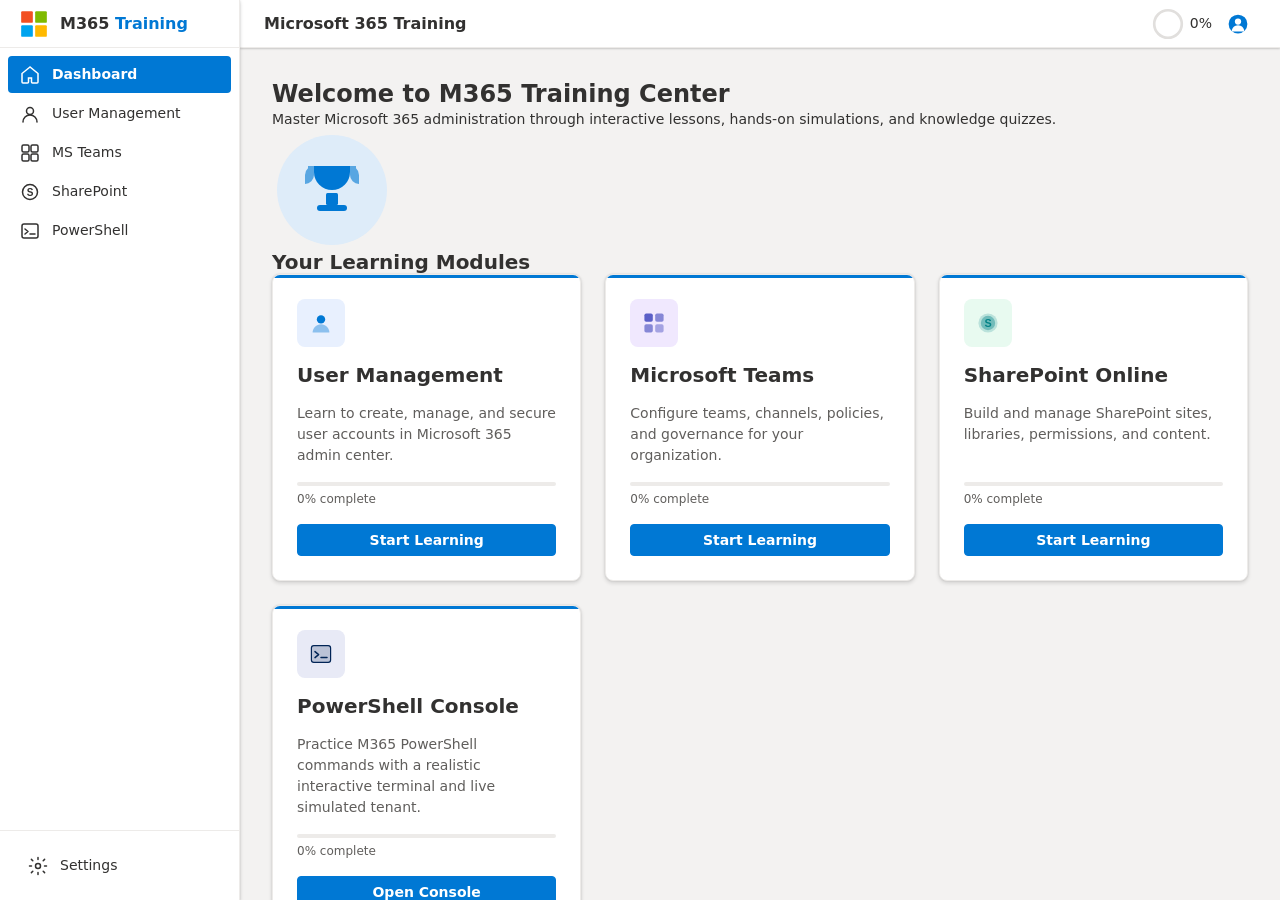
<file: index.html>
<!DOCTYPE html>
<html lang="en">
<head>
  <meta charset="UTF-8">
  <meta name="viewport" content="width=device-width, initial-scale=1.0">
  <title>M365 Training Center</title>
  <link rel="stylesheet" href="css/styles.css">
</head>
<body>

  <div class="app-wrapper">

    <!-- ==========================================================
         SIDEBAR
         ========================================================== -->
    <aside class="sidebar" role="complementary">

      <!-- Brand / logo (clickable → dashboard) -->
      <a href="#" class="nav-logo topnav-logo" data-nav="dashboard" aria-label="M365 Home" style="text-decoration:none;">
        <span class="nav-logo-icon">
          <svg width="28" height="28" viewBox="0 0 24 24" fill="none" aria-hidden="true">
            <rect x="1" y="1" width="10" height="10" rx="1" fill="#f25022"/>
            <rect x="13" y="1" width="10" height="10" rx="1" fill="#7fba00"/>
            <rect x="1" y="13" width="10" height="10" rx="1" fill="#00a4ef"/>
            <rect x="13" y="13" width="10" height="10" rx="1" fill="#ffb900"/>
          </svg>
        </span>
        <span class="nav-logo-text">M365 <span>Training</span></span>
      </a>

      <!-- Primary navigation -->
      <nav class="nav-items" role="navigation" aria-label="Main navigation">
        <!-- Dashboard -->
        <a href="#" class="nav-item sidebar-link active" data-nav="dashboard" aria-current="page">
          <svg width="20" height="20" viewBox="0 0 20 20" fill="none" aria-hidden="true">
            <path d="M10 2L2 8.5V17a1 1 0 001 1h4.5a1 1 0 001-1v-4h3v4a1 1 0 001 1H17a1 1 0 001-1V8.5L10 2z" stroke="currentColor" stroke-width="1.5" fill="none"/>
          </svg>
          <span>Dashboard</span>
        </a>

        <!-- User Management -->
        <a href="#" class="nav-item sidebar-link" data-nav="module" data-module="users">
          <svg width="20" height="20" viewBox="0 0 20 20" fill="none" aria-hidden="true">
            <circle cx="10" cy="7" r="3.5" stroke="currentColor" stroke-width="1.5"/>
            <path d="M3 18c0-3.866 3.134-7 7-7s7 3.134 7 7" stroke="currentColor" stroke-width="1.5" stroke-linecap="round"/>
          </svg>
          <span>User Management</span>
        </a>

        <!-- MS Teams -->
        <a href="#" class="nav-item sidebar-link" data-nav="module" data-module="teams">
          <svg width="20" height="20" viewBox="0 0 20 20" fill="none" aria-hidden="true">
            <rect x="2" y="2" width="7" height="7" rx="1.5" stroke="currentColor" stroke-width="1.5"/>
            <rect x="11" y="2" width="7" height="7" rx="1.5" stroke="currentColor" stroke-width="1.5"/>
            <rect x="2" y="11" width="7" height="7" rx="1.5" stroke="currentColor" stroke-width="1.5"/>
            <rect x="11" y="11" width="7" height="7" rx="1.5" stroke="currentColor" stroke-width="1.5"/>
          </svg>
          <span>MS Teams</span>
        </a>

        <!-- SharePoint -->
        <a href="#" class="nav-item sidebar-link" data-nav="module" data-module="sharepoint">
          <svg width="20" height="20" viewBox="0 0 20 20" fill="none" aria-hidden="true">
            <circle cx="10" cy="10" r="7.5" stroke="currentColor" stroke-width="1.5"/>
            <text x="10" y="14" text-anchor="middle" fill="currentColor" font-size="10" font-weight="600" font-family="Segoe UI, sans-serif">S</text>
          </svg>
          <span>SharePoint</span>
        </a>

        <!-- PowerShell Console -->
        <a href="#" class="nav-item sidebar-link" data-nav="module" data-module="console">
          <svg width="20" height="20" viewBox="0 0 20 20" fill="none" aria-hidden="true">
            <rect x="2" y="3" width="16" height="14" rx="2" stroke="currentColor" stroke-width="1.5" fill="none"/>
            <path d="M5 8l3 2.5L5 13" stroke="currentColor" stroke-width="1.5" stroke-linecap="round" stroke-linejoin="round" fill="none"/>
            <line x1="10" y1="13" x2="15" y2="13" stroke="currentColor" stroke-width="1.5" stroke-linecap="round"/>
          </svg>
          <span>PowerShell</span>
        </a>

      </nav>

      <!-- Footer navigation -->
      <div class="nav-footer">
        <a href="#" class="nav-item sidebar-link" data-nav="settings">
          <svg width="20" height="20" viewBox="0 0 20 20" fill="none" aria-hidden="true">
            <circle cx="10" cy="10" r="2.5" stroke="currentColor" stroke-width="1.5"/>
            <path d="M10 1.5v2M10 16.5v2M1.5 10h2M16.5 10h2M3.4 3.4l1.4 1.4M15.2 15.2l1.4 1.4M3.4 16.6l1.4-1.4M15.2 4.8l1.4-1.4" stroke="currentColor" stroke-width="1.5" stroke-linecap="round"/>
          </svg>
          <span>Settings</span>
        </a>
      </div>

    </aside>

    <!-- ==========================================================
         MAIN AREA (top bar + scrollable content)
         ========================================================== -->
    <div class="main-area">

      <!-- Top bar -->
      <header class="topbar" role="banner">
        <h1 class="topbar-title">Microsoft 365 Training</h1>
        <div class="topbar-spacer"></div>
        <div class="topbar-actions">
          <div class="topbar-progress" aria-label="Overall progress" title="Overall progress" style="display:flex;align-items:center;gap:6px;">
            <svg width="32" height="32" viewBox="0 0 36 36" class="progress-ring">
              <circle cx="18" cy="18" r="15.5" fill="none" stroke="#e1dfdd" stroke-width="3"/>
              <circle cx="18" cy="18" r="15.5" fill="none" stroke="#0078d4" stroke-width="3" stroke-dasharray="97.4" stroke-dashoffset="97.4" stroke-linecap="round" transform="rotate(-90 18 18)" id="overall-progress-ring"/>
            </svg>
            <span class="progress-ring-label" id="overall-progress-pct">0%</span>
          </div>
          <button class="topbar-btn" aria-label="User profile" id="btn-user-profile">
            <svg width="32" height="32" viewBox="0 0 32 32" fill="none" aria-hidden="true">
              <circle cx="16" cy="16" r="15" fill="#0078d4"/>
              <circle cx="16" cy="12" r="5" fill="#fff"/>
              <path d="M6 28c0-5.523 4.477-10 10-10s10 4.477 10 10" fill="#fff"/>
            </svg>
          </button>
        </div>
      </header>

      <!-- Scrollable content -->
      <main id="main-content" class="content-area" role="main">
        <div class="content-inner">

      <!-- ~~~~~~~~~~~~~~~~~~~~~~~~~~~~~~~~~~~~~~~~~~~~~~~~~~~~~~~~
           VIEW: DASHBOARD
           ~~~~~~~~~~~~~~~~~~~~~~~~~~~~~~~~~~~~~~~~~~~~~~~~~~~~~~~~ -->
      <section id="view-dashboard" class="view active" aria-label="Dashboard">

        <!-- Hero -->
        <div class="hero">
          <div class="hero-text">
            <h2 class="hero-title">Welcome to M365 Training Center</h2>
            <p class="hero-subtitle">Master Microsoft 365 administration through interactive lessons, hands-on simulations, and knowledge quizzes.</p>
          </div>
          <div class="hero-graphic" aria-hidden="true">
            <svg width="120" height="120" viewBox="0 0 120 120" fill="none">
              <circle cx="60" cy="60" r="55" fill="#deecf9"/>
              <svg x="24" y="24" width="72" height="72" viewBox="0 0 24 24">
                <!-- Trophy icon -->
                <path d="M6 4h12v2a6 6 0 01-12 0V4z" fill="#0078d4"/>
                <path d="M4 4h2v3a3 3 0 01-3 3H3V7a3 3 0 011-2.24V4zM20 4h-2v3a3 3 0 003 3h0V7a3 3 0 00-1-2.24V4z" fill="#0078d4" opacity="0.6"/>
                <rect x="10" y="13" width="4" height="4" rx="0.5" fill="#0078d4"/>
                <rect x="7" y="17" width="10" height="2" rx="1" fill="#0078d4"/>
              </svg>
            </svg>
          </div>
        </div>

        <!-- Module Cards -->
        <h3 class="section-heading">Your Learning Modules</h3>
        <div class="module-cards">

          <!-- Card 1: User Management -->
          <article class="module-card" data-module="users" tabindex="0" role="button" aria-label="Start User Management module">
            <div class="module-card-icon" style="background:#e8f0fe">
              <svg width="40" height="40" viewBox="0 0 40 40" fill="none" aria-hidden="true">
                <circle cx="20" cy="14" r="7" fill="#0078d4"/>
                <path d="M6 36c0-7.732 6.268-14 14-14s14 6.268 14 14" fill="#0078d4" opacity="0.4"/>
              </svg>
            </div>
            <h4 class="module-card-title">User Management</h4>
            <p class="module-card-desc">Learn to create, manage, and secure user accounts in Microsoft 365 admin center.</p>
            <div class="module-card-progress">
              <div class="progress-bar">
                <div class="progress-bar-fill" data-progress="users" style="width:0%"></div>
              </div>
              <span class="progress-label" data-progress-label="users">0% complete</span>
            </div>
            <button class="btn btn-primary module-card-btn" data-nav="module" data-module="users">Start Learning</button>
          </article>

          <!-- Card 2: MS Teams -->
          <article class="module-card" data-module="teams" tabindex="0" role="button" aria-label="Start MS Teams module">
            <div class="module-card-icon" style="background:#f0e8fe">
              <svg width="40" height="40" viewBox="0 0 40 40" fill="none" aria-hidden="true">
                <rect x="4" y="4" width="14" height="14" rx="3" fill="#5b5fc7"/>
                <rect x="22" y="4" width="14" height="14" rx="3" fill="#5b5fc7" opacity="0.7"/>
                <rect x="4" y="22" width="14" height="14" rx="3" fill="#5b5fc7" opacity="0.7"/>
                <rect x="22" y="22" width="14" height="14" rx="3" fill="#5b5fc7" opacity="0.5"/>
              </svg>
            </div>
            <h4 class="module-card-title">Microsoft Teams</h4>
            <p class="module-card-desc">Configure teams, channels, policies, and governance for your organization.</p>
            <div class="module-card-progress">
              <div class="progress-bar">
                <div class="progress-bar-fill" data-progress="teams" style="width:0%"></div>
              </div>
              <span class="progress-label" data-progress-label="teams">0% complete</span>
            </div>
            <button class="btn btn-primary module-card-btn" data-nav="module" data-module="teams">Start Learning</button>
          </article>

          <!-- Card 3: SharePoint -->
          <article class="module-card" data-module="sharepoint" tabindex="0" role="button" aria-label="Start SharePoint module">
            <div class="module-card-icon" style="background:#e8faf0">
              <svg width="40" height="40" viewBox="0 0 40 40" fill="none" aria-hidden="true">
                <circle cx="20" cy="20" r="16" fill="#038387" opacity="0.2"/>
                <circle cx="20" cy="20" r="12" fill="#038387" opacity="0.4"/>
                <text x="20" y="26" text-anchor="middle" fill="#038387" font-size="18" font-weight="700" font-family="Segoe UI, sans-serif">S</text>
              </svg>
            </div>
            <h4 class="module-card-title">SharePoint Online</h4>
            <p class="module-card-desc">Build and manage SharePoint sites, libraries, permissions, and content.</p>
            <div class="module-card-progress">
              <div class="progress-bar">
                <div class="progress-bar-fill" data-progress="sharepoint" style="width:0%"></div>
              </div>
              <span class="progress-label" data-progress-label="sharepoint">0% complete</span>
            </div>
            <button class="btn btn-primary module-card-btn" data-nav="module" data-module="sharepoint">Start Learning</button>
          </article>
          <!-- Card 4: PowerShell Console -->
          <article class="module-card" data-module="console" tabindex="0" role="button" aria-label="Start PowerShell Console module">
            <div class="module-card-icon" style="background:#e8eaf6">
              <svg width="40" height="40" viewBox="0 0 40 40" fill="none" aria-hidden="true">
                <rect x="4" y="6" width="32" height="28" rx="4" fill="#012456" opacity="0.2"/>
                <rect x="4" y="6" width="32" height="28" rx="4" fill="none" stroke="#012456" stroke-width="2"/>
                <path d="M10 16l6 5-6 5" stroke="#012456" stroke-width="2.5" stroke-linecap="round" stroke-linejoin="round" fill="none"/>
                <line x1="20" y1="26" x2="30" y2="26" stroke="#012456" stroke-width="2.5" stroke-linecap="round"/>
              </svg>
            </div>
            <h4 class="module-card-title">PowerShell Console</h4>
            <p class="module-card-desc">Practice M365 PowerShell commands with a realistic interactive terminal and live simulated tenant.</p>
            <div class="module-card-progress">
              <div class="progress-bar">
                <div class="progress-bar-fill" data-progress="console" style="width:0%"></div>
              </div>
              <span class="progress-label" data-progress-label="console">0% complete</span>
            </div>
            <button class="btn btn-primary module-card-btn" data-nav="module" data-module="console">Open Console</button>
          </article>
        </div>

        <!-- Live Tenant Status (Simulated) -->
        <h3 class="section-heading">Tenant Status &mdash; Contoso Ltd</h3>
        <div class="progress-summary-grid" id="tenant-status-grid" style="margin-bottom:24px;">
          <div class="progress-stat"><span class="progress-stat-value" id="ts-users">--</span><span class="progress-stat-label">Active Users</span></div>
          <div class="progress-stat"><span class="progress-stat-value" id="ts-licenses">--</span><span class="progress-stat-label">Licenses Used</span></div>
          <div class="progress-stat"><span class="progress-stat-value" id="ts-groups">--</span><span class="progress-stat-label">Groups</span></div>
          <div class="progress-stat"><span class="progress-stat-value" id="ts-teams">--</span><span class="progress-stat-label">Teams</span></div>
        </div>
        <h3 class="section-heading">Service Health</h3>
        <div id="service-health-panel" style="display:grid;grid-template-columns:repeat(auto-fill,minmax(220px,1fr));gap:12px;margin-bottom:32px;"></div>

        <!-- Overall Progress Summary -->
        <div class="progress-summary">
          <h3 class="section-heading">Overall Progress</h3>
          <div class="progress-summary-grid">
            <div class="progress-stat">
              <span class="progress-stat-value" id="stat-lessons-completed">0</span>
              <span class="progress-stat-label">Lessons Completed</span>
            </div>
            <div class="progress-stat">
              <span class="progress-stat-value" id="stat-quizzes-passed">0</span>
              <span class="progress-stat-label">Quizzes Passed</span>
            </div>
            <div class="progress-stat">
              <span class="progress-stat-value" id="stat-simulations-done">0</span>
              <span class="progress-stat-label">Simulations Done</span>
            </div>
            <div class="progress-stat">
              <span class="progress-stat-value" id="stat-overall-pct">0%</span>
              <span class="progress-stat-label">Overall</span>
            </div>
          </div>
        </div>
      </section>

      <!-- ~~~~~~~~~~~~~~~~~~~~~~~~~~~~~~~~~~~~~~~~~~~~~~~~~~~~~~~~
           VIEW: MODULE (shared for all 3 modules)
           ~~~~~~~~~~~~~~~~~~~~~~~~~~~~~~~~~~~~~~~~~~~~~~~~~~~~~~~~ -->
      <section id="view-module" class="view" aria-label="Module view" hidden>

        <!-- Module Header -->
        <div class="module-header">
          <button class="btn btn-text btn-back" data-nav="dashboard" aria-label="Back to dashboard">
            <!-- Arrow-left icon -->
            <svg width="20" height="20" viewBox="0 0 20 20" fill="none" aria-hidden="true">
              <path d="M12.5 15l-5-5 5-5" stroke="currentColor" stroke-width="1.5" stroke-linecap="round" stroke-linejoin="round"/>
            </svg>
            Back to Dashboard
          </button>
          <div class="module-header-info">
            <h2 class="module-header-title" id="module-title">Module Title</h2>
            <p class="module-header-desc" id="module-description">Module description goes here.</p>
          </div>
          <div class="module-header-progress">
            <div class="progress-bar progress-bar-lg">
              <div class="progress-bar-fill" id="module-progress-bar" style="width:0%"></div>
            </div>
            <span class="progress-label" id="module-progress-label">0% complete</span>
          </div>
        </div>

        <!-- Tab Navigation -->
        <div class="tab-nav" role="tablist" aria-label="Module content tabs">
          <button class="tab-btn active" role="tab" aria-selected="true" aria-controls="tab-lessons" id="tab-btn-lessons" data-tab="lessons">
            <!-- Book icon -->
            <svg width="16" height="16" viewBox="0 0 16 16" fill="none" aria-hidden="true">
              <path d="M2 2.5A1.5 1.5 0 013.5 1H7v14H3.5A1.5 1.5 0 012 13.5v-11zM9 1h3.5A1.5 1.5 0 0114 2.5v11a1.5 1.5 0 01-1.5 1.5H9V1z"
                    stroke="currentColor" stroke-width="1.2" fill="none"/>
            </svg>
            Lessons
          </button>
          <button class="tab-btn" role="tab" aria-selected="false" aria-controls="tab-simulation" id="tab-btn-simulation" data-tab="simulation">
            <!-- Beaker/simulation icon -->
            <svg width="16" height="16" viewBox="0 0 16 16" fill="none" aria-hidden="true">
              <path d="M6 1h4M7 1v5l-4 7a1 1 0 00.87 1.5h8.26A1 1 0 0013 13l-4-7V1"
                    stroke="currentColor" stroke-width="1.2" stroke-linecap="round" stroke-linejoin="round" fill="none"/>
            </svg>
            Simulation
          </button>
          <button class="tab-btn" role="tab" aria-selected="false" aria-controls="tab-quiz" id="tab-btn-quiz" data-tab="quiz">
            <!-- Question-mark / Quiz icon -->
            <svg width="16" height="16" viewBox="0 0 16 16" fill="none" aria-hidden="true">
              <circle cx="8" cy="8" r="6.5" stroke="currentColor" stroke-width="1.2"/>
              <path d="M6 6a2 2 0 113 1.94V9.5" stroke="currentColor" stroke-width="1.2" stroke-linecap="round" fill="none"/>
              <circle cx="8" cy="12" r="0.75" fill="currentColor"/>
            </svg>
            Quiz
          </button>
        </div>

        <!-- Tab Panels -->
        <div class="tab-panels">
          <!-- Lessons Tab -->
          <div class="tab-panel active" role="tabpanel" id="tab-lessons" aria-labelledby="tab-btn-lessons">
            <div class="lesson-list" id="lesson-list">
              <!-- Populated by JS — each item: -->
              <!-- <div class="lesson-item">
                <span class="lesson-status-icon">...</span>
                <div class="lesson-info">
                  <h4 class="lesson-item-title">Lesson Title</h4>
                  <span class="lesson-meta">5 min read &middot; Beginner</span>
                </div>
                <button class="btn btn-sm btn-primary">Start</button>
              </div> -->
            </div>
          </div>

          <!-- Simulation Tab -->
          <div class="tab-panel" role="tabpanel" id="tab-simulation" aria-labelledby="tab-btn-simulation" hidden>
            <div class="simulation-area" id="simulation-area">
              <div class="empty-state">
                <svg width="64" height="64" viewBox="0 0 64 64" fill="none" aria-hidden="true">
                  <circle cx="32" cy="32" r="28" fill="#f3f2f1"/>
                  <path d="M24 8h16M28 8v20l-12 24a4 4 0 003.5 6h25a4 4 0 003.5-6L36 28V8"
                        stroke="#a19f9d" stroke-width="2" stroke-linecap="round" stroke-linejoin="round" fill="none"/>
                </svg>
                <p class="empty-state-text">Select a simulation to begin your hands-on practice.</p>
              </div>
            </div>
          </div>

          <!-- Quiz Tab -->
          <div class="tab-panel" role="tabpanel" id="tab-quiz" aria-labelledby="tab-btn-quiz" hidden>
            <div class="quiz-area" id="quiz-area">
              <div class="empty-state">
                <svg width="64" height="64" viewBox="0 0 64 64" fill="none" aria-hidden="true">
                  <circle cx="32" cy="32" r="28" fill="#f3f2f1"/>
                  <circle cx="32" cy="32" r="18" stroke="#a19f9d" stroke-width="2" fill="none"/>
                  <path d="M26 26a6 6 0 119 5.83V36" stroke="#a19f9d" stroke-width="2" stroke-linecap="round" fill="none"/>
                  <circle cx="32" cy="42" r="1.5" fill="#a19f9d"/>
                </svg>
                <p class="empty-state-text">Complete lessons to unlock quizzes and test your knowledge.</p>
              </div>
            </div>
          </div>
        </div>
      </section>

      <!-- ~~~~~~~~~~~~~~~~~~~~~~~~~~~~~~~~~~~~~~~~~~~~~~~~~~~~~~~~
           VIEW: INDIVIDUAL LESSON
           ~~~~~~~~~~~~~~~~~~~~~~~~~~~~~~~~~~~~~~~~~~~~~~~~~~~~~~~~ -->
      <section id="view-lesson" class="view" aria-label="Lesson view" hidden>

        <!-- Back button -->
        <button class="btn btn-text btn-back" id="btn-back-to-module" aria-label="Back to module">
          <svg width="20" height="20" viewBox="0 0 20 20" fill="none" aria-hidden="true">
            <path d="M12.5 15l-5-5 5-5" stroke="currentColor" stroke-width="1.5" stroke-linecap="round" stroke-linejoin="round"/>
          </svg>
          Back to Module
        </button>

        <!-- Lesson Header -->
        <div class="lesson-header">
          <h2 class="lesson-title" id="lesson-title">Lesson Title</h2>
          <div class="lesson-meta-bar">
            <span class="lesson-meta-item">
              <!-- Book icon small -->
              <svg width="14" height="14" viewBox="0 0 16 16" fill="none" aria-hidden="true">
                <path d="M2 2.5A1.5 1.5 0 013.5 1H7v14H3.5A1.5 1.5 0 012 13.5v-11zM9 1h3.5A1.5 1.5 0 0114 2.5v11a1.5 1.5 0 01-1.5 1.5H9V1z"
                      stroke="currentColor" stroke-width="1.2" fill="none"/>
              </svg>
              <span id="lesson-reading-time">5 min read</span>
            </span>
            <span class="lesson-meta-item">
              <!-- Star icon for difficulty -->
              <svg width="14" height="14" viewBox="0 0 16 16" fill="none" aria-hidden="true">
                <path d="M8 1l2.24 4.54 5.01.73-3.63 3.54.86 4.99L8 12.27 3.52 14.8l.86-4.99L.75 6.27l5.01-.73L8 1z"
                      stroke="currentColor" stroke-width="1.2" fill="none" stroke-linejoin="round"/>
              </svg>
              <span id="lesson-difficulty">Beginner</span>
            </span>
          </div>
        </div>

        <!-- Lesson Content Area -->
        <article class="lesson-content" id="lesson-content">
          <!-- Populated dynamically by JS -->
        </article>

        <!-- Lesson Navigation -->
        <div class="lesson-nav">
          <button class="btn btn-outline" id="btn-prev-lesson" disabled>
            <svg width="16" height="16" viewBox="0 0 20 20" fill="none" aria-hidden="true">
              <path d="M12.5 15l-5-5 5-5" stroke="currentColor" stroke-width="1.5" stroke-linecap="round" stroke-linejoin="round"/>
            </svg>
            Previous
          </button>

          <button class="btn btn-success" id="btn-mark-complete">
            <!-- Check icon -->
            <svg width="16" height="16" viewBox="0 0 16 16" fill="none" aria-hidden="true">
              <path d="M3 8.5l3.5 3.5 6.5-7" stroke="currentColor" stroke-width="2" stroke-linecap="round" stroke-linejoin="round"/>
            </svg>
            Mark as Complete
          </button>

          <button class="btn btn-outline" id="btn-next-lesson" disabled>
            Next
            <svg width="16" height="16" viewBox="0 0 20 20" fill="none" aria-hidden="true">
              <path d="M7.5 5l5 5-5 5" stroke="currentColor" stroke-width="1.5" stroke-linecap="round" stroke-linejoin="round"/>
            </svg>
          </button>
        </div>
      </section>

      <!-- ~~~~~~~~~~~~~~~~~~~~~~~~~~~~~~~~~~~~~~~~~~~~~~~~~~~~~~~~
           VIEW: SETTINGS (bonus)
           ~~~~~~~~~~~~~~~~~~~~~~~~~~~~~~~~~~~~~~~~~~~~~~~~~~~~~~~~ -->
      <section id="view-settings" class="view" aria-label="Settings" hidden>
        <h2 class="section-heading">Settings</h2>
        <p>Application settings will appear here.</p>
      </section>

        </div>
      </main>
    </div>

  </div>

  <!-- ==============================================================
       TOAST NOTIFICATION CONTAINER
       ============================================================== -->
  <div id="toast-container" class="toast-container" aria-live="polite" aria-atomic="true">
    <!-- Toasts are injected dynamically, e.g.:
    <div class="toast toast-success">
      <svg class="toast-icon">...</svg>
      <span class="toast-message">Lesson marked as complete!</span>
      <button class="toast-close" aria-label="Dismiss">&times;</button>
    </div>
    -->
  </div>

  <!-- ==============================================================
       MODAL OVERLAY
       ============================================================== -->
  <div id="modal-overlay" class="modal-overlay" hidden aria-hidden="true" role="dialog" aria-modal="true">
    <div class="modal" role="document">
      <div class="modal-header">
        <h3 class="modal-title" id="modal-title">Confirm Action</h3>
        <button class="modal-close" id="modal-close" aria-label="Close modal">
          <svg width="16" height="16" viewBox="0 0 16 16" fill="none" aria-hidden="true">
            <path d="M4 4l8 8M12 4l-8 8" stroke="currentColor" stroke-width="1.5" stroke-linecap="round"/>
          </svg>
        </button>
      </div>
      <div class="modal-body" id="modal-body">
        <p>Are you sure you want to proceed?</p>
      </div>
      <div class="modal-footer">
        <button class="btn btn-outline" id="modal-cancel">Cancel</button>
        <button class="btn btn-primary" id="modal-confirm">Confirm</button>
      </div>
    </div>
  </div>

  <!-- ==============================================================
       INLINE SVG ICON DEFINITIONS (reusable via <use>)
       ============================================================== -->
  <svg xmlns="http://www.w3.org/2000/svg" style="display:none">
    <defs>
      <!-- Home -->
      <symbol id="icon-home" viewBox="0 0 20 20">
        <path d="M10 2L2 8.5V17a1 1 0 001 1h4.5a1 1 0 001-1v-4h3v4a1 1 0 001 1H17a1 1 0 001-1V8.5L10 2z"
              stroke="currentColor" stroke-width="1.5" fill="none"/>
      </symbol>
      <!-- Person -->
      <symbol id="icon-person" viewBox="0 0 20 20">
        <circle cx="10" cy="7" r="3.5" stroke="currentColor" stroke-width="1.5" fill="none"/>
        <path d="M3 18c0-3.866 3.134-7 7-7s7 3.134 7 7" stroke="currentColor" stroke-width="1.5" stroke-linecap="round" fill="none"/>
      </symbol>
      <!-- Teams (grid) -->
      <symbol id="icon-teams" viewBox="0 0 20 20">
        <rect x="2" y="2" width="7" height="7" rx="1.5" stroke="currentColor" stroke-width="1.5" fill="none"/>
        <rect x="11" y="2" width="7" height="7" rx="1.5" stroke="currentColor" stroke-width="1.5" fill="none"/>
        <rect x="2" y="11" width="7" height="7" rx="1.5" stroke="currentColor" stroke-width="1.5" fill="none"/>
        <rect x="11" y="11" width="7" height="7" rx="1.5" stroke="currentColor" stroke-width="1.5" fill="none"/>
      </symbol>
      <!-- SharePoint (S circle) -->
      <symbol id="icon-sharepoint" viewBox="0 0 20 20">
        <circle cx="10" cy="10" r="7.5" stroke="currentColor" stroke-width="1.5" fill="none"/>
        <text x="10" y="14" text-anchor="middle" fill="currentColor" font-size="10" font-weight="600" font-family="Segoe UI, sans-serif">S</text>
      </symbol>
      <!-- Settings (gear) -->
      <symbol id="icon-settings" viewBox="0 0 20 20">
        <circle cx="10" cy="10" r="2.5" stroke="currentColor" stroke-width="1.5" fill="none"/>
        <path d="M10 1.5v2M10 16.5v2M1.5 10h2M16.5 10h2M3.4 3.4l1.4 1.4M15.2 15.2l1.4 1.4M3.4 16.6l1.4-1.4M15.2 4.8l1.4-1.4"
              stroke="currentColor" stroke-width="1.5" stroke-linecap="round"/>
      </symbol>
      <!-- Check -->
      <symbol id="icon-check" viewBox="0 0 16 16">
        <path d="M3 8.5l3.5 3.5 6.5-7" stroke="currentColor" stroke-width="2" stroke-linecap="round" stroke-linejoin="round" fill="none"/>
      </symbol>
      <!-- Arrow Left -->
      <symbol id="icon-arrow-left" viewBox="0 0 20 20">
        <path d="M12.5 15l-5-5 5-5" stroke="currentColor" stroke-width="1.5" stroke-linecap="round" stroke-linejoin="round" fill="none"/>
      </symbol>
      <!-- Arrow Right -->
      <symbol id="icon-arrow-right" viewBox="0 0 20 20">
        <path d="M7.5 5l5 5-5 5" stroke="currentColor" stroke-width="1.5" stroke-linecap="round" stroke-linejoin="round" fill="none"/>
      </symbol>
      <!-- Trophy -->
      <symbol id="icon-trophy" viewBox="0 0 20 20">
        <path d="M6 3h8v3a4 4 0 01-8 0V3z" stroke="currentColor" stroke-width="1.5" fill="none"/>
        <path d="M4 3h2v2a2.5 2.5 0 01-2.5 2.5H3V5a2 2 0 012-2zM16 3h-2v2a2.5 2.5 0 002.5 2.5H17V5a2 2 0 00-2-2z"
              stroke="currentColor" stroke-width="1.2" fill="none"/>
        <line x1="10" y1="10" x2="10" y2="13" stroke="currentColor" stroke-width="1.5"/>
        <rect x="7" y="13" width="6" height="2" rx="0.5" stroke="currentColor" stroke-width="1.2" fill="none"/>
      </symbol>
      <!-- Book -->
      <symbol id="icon-book" viewBox="0 0 16 16">
        <path d="M2 2.5A1.5 1.5 0 013.5 1H7v14H3.5A1.5 1.5 0 012 13.5v-11zM9 1h3.5A1.5 1.5 0 0114 2.5v11a1.5 1.5 0 01-1.5 1.5H9V1z"
              stroke="currentColor" stroke-width="1.2" fill="none"/>
      </symbol>
      <!-- Beaker / Simulation -->
      <symbol id="icon-beaker" viewBox="0 0 16 16">
        <path d="M6 1h4M7 1v5l-4 7a1 1 0 00.87 1.5h8.26A1 1 0 0013 13l-4-7V1"
              stroke="currentColor" stroke-width="1.2" stroke-linecap="round" stroke-linejoin="round" fill="none"/>
      </symbol>
      <!-- Quiz / Question Mark -->
      <symbol id="icon-quiz" viewBox="0 0 16 16">
        <circle cx="8" cy="8" r="6.5" stroke="currentColor" stroke-width="1.2" fill="none"/>
        <path d="M6 6a2 2 0 113 1.94V9.5" stroke="currentColor" stroke-width="1.2" stroke-linecap="round" fill="none"/>
        <circle cx="8" cy="12" r="0.75" fill="currentColor"/>
      </symbol>
      <!-- Star -->
      <symbol id="icon-star" viewBox="0 0 16 16">
        <path d="M8 1l2.24 4.54 5.01.73-3.63 3.54.86 4.99L8 12.27 3.52 14.8l.86-4.99L.75 6.27l5.01-.73L8 1z"
              stroke="currentColor" stroke-width="1.2" fill="none" stroke-linejoin="round"/>
      </symbol>
      <!-- Lock -->
      <symbol id="icon-lock" viewBox="0 0 16 16">
        <rect x="3" y="7" width="10" height="8" rx="1.5" stroke="currentColor" stroke-width="1.2" fill="none"/>
        <path d="M5 7V5a3 3 0 016 0v2" stroke="currentColor" stroke-width="1.2" stroke-linecap="round" fill="none"/>
        <circle cx="8" cy="11" r="1" fill="currentColor"/>
      </symbol>
    </defs>
  </svg>

  <!-- ==============================================================
       SCRIPTS
       ============================================================== -->
  <script src="js/sim-tenant.js"></script>
  <script src="js/app.js"></script>
  <script src="js/module-users.js"></script>
  <script src="js/module-teams.js"></script>
  <script src="js/module-sharepoint.js"></script>
  <script src="js/sim-console.js"></script>

  <script>
  // Populate live tenant dashboard
  document.addEventListener("DOMContentLoaded", function() {
    var T = window.M365Tenant;
    if (!T || !T.users) return;
    function updateTenantPanel() {
      var el = function(id) { return document.getElementById(id); };
      var active = T.users.filter(function(u){return u.status==="Active";}).length;
      if (el("ts-users")) el("ts-users").textContent = active + "/" + T.users.length;
      var totalLic = 0, usedLic = 0;
      Object.keys(T.licenses).forEach(function(k){ totalLic += T.licenses[k].total; usedLic += T.licenses[k].assigned; });
      if (el("ts-licenses")) el("ts-licenses").textContent = usedLic + "/" + totalLic;
      if (el("ts-groups")) el("ts-groups").textContent = T.groups.length;
      if (el("ts-teams")) el("ts-teams").textContent = T.teams.length;
      var shp = document.getElementById("service-health-panel");
      if (shp && T.serviceHealth) {
        shp.innerHTML = "";
        T.serviceHealth.forEach(function(s) {
          var colors = { Operational:"#107c10", "Service Degradation":"#d83b01", Advisory:"#797775" };
          var bgColors = { Operational:"#dff6dd", "Service Degradation":"#fed9cc", Advisory:"#f3f2f1" };
          var icons = { Operational:"&#10003;", "Service Degradation":"&#9888;", Advisory:"&#8505;" };
          var card = document.createElement("div");
          card.style.cssText = "background:" + (bgColors[s.status]||"#f3f2f1") + ";border-radius:6px;padding:12px 16px;border-left:4px solid " + (colors[s.status]||"#797775") + ";";
          card.innerHTML = "<div style=\"font-weight:600;font-size:13px;margin-bottom:4px;\">" + s.service + "</div>" +
            "<div style=\"font-size:12px;color:" + (colors[s.status]||"#333") + ";font-weight:600;\">" + (icons[s.status]||"") + " " + s.status + "</div>";
          shp.appendChild(card);
        });
      }
    }
    updateTenantPanel();
    var origRender = window.M365App && window.M365App._origRenderDashboard;
    var observer = new MutationObserver(function(){ if(!document.getElementById("view-dashboard").hidden) updateTenantPanel(); });
    observer.observe(document.getElementById("view-dashboard"), {attributes:true});
  });
  </script>
</body>
</html>
</file>
<file: css/styles.css>
/* ============================================================
   M365 TRAINING CENTER - Fluent UI Design System
   Microsoft Fluent-inspired stylesheet
   ============================================================ */

/* ----------------------------------------------------------
   0. CSS CUSTOM PROPERTIES (Design Tokens)
   ---------------------------------------------------------- */
:root {
  /* Brand */
  --color-primary: #0078d4;
  --color-primary-hover: #106ebe;
  --color-primary-dark: #005a9e;
  --color-primary-light: #deecf9;
  --color-primary-lighter: #eff6fc;
  --color-accent: #0078d4;

  /* Semantic */
  --color-success: #107c10;
  --color-success-light: #dff6dd;
  --color-warning: #ff8c00;
  --color-warning-light: #fff4ce;
  --color-error: #d13438;
  --color-error-light: #fde7e9;

  /* Surfaces */
  --color-bg: #f3f2f1;
  --color-surface: #ffffff;
  --color-surface-alt: #faf9f8;

  /* Text */
  --color-text-primary: #323130;
  --color-text-secondary: #605e5c;
  --color-text-disabled: #a19f9d;
  --color-text-on-primary: #ffffff;

  /* Borders */
  --color-border: #edebe9;
  --color-border-strong: #8a8886;

  /* Module accent colors */
  --color-users: #0078d4;
  --color-teams: #6264a7;
  --color-sharepoint: #038387;
  --color-exchange: #0078d4;
  --color-security: #d13438;
  --color-power: #742774;

  /* Typography */
  --font-family: "Segoe UI", system-ui, -apple-system, sans-serif;
  --font-size-xs: 12px;
  --font-size-sm: 14px;
  --font-size-base: 16px;
  --font-size-md: 18px;
  --font-size-lg: 20px;
  --font-size-xl: 24px;
  --font-size-xxl: 28px;
  --font-size-hero: 32px;
  --font-size-display: 40px;

  --font-weight-regular: 400;
  --font-weight-semibold: 600;
  --font-weight-bold: 700;

  --line-height-tight: 1.2;
  --line-height-normal: 1.5;
  --line-height-relaxed: 1.7;

  /* Spacing */
  --space-xxs: 2px;
  --space-xs: 4px;
  --space-sm: 8px;
  --space-md: 12px;
  --space-base: 16px;
  --space-lg: 20px;
  --space-xl: 24px;
  --space-xxl: 32px;
  --space-xxxl: 40px;
  --space-huge: 48px;

  /* Radii */
  --radius-sm: 2px;
  --radius-md: 4px;
  --radius-lg: 8px;
  --radius-xl: 12px;
  --radius-round: 9999px;

  /* Shadows (Fluent depth) */
  --shadow-2: 0 0 2px rgba(0, 0, 0, 0.12), 0 1px 2px rgba(0, 0, 0, 0.14);
  --shadow-4: 0 0 2px rgba(0, 0, 0, 0.12), 0 2px 4px rgba(0, 0, 0, 0.14);
  --shadow-8: 0 0 2px rgba(0, 0, 0, 0.12), 0 4px 8px rgba(0, 0, 0, 0.14);
  --shadow-16: 0 0 2px rgba(0, 0, 0, 0.12), 0 8px 16px rgba(0, 0, 0, 0.14);
  --shadow-28: 0 0 8px rgba(0, 0, 0, 0.13), 0 14px 28px rgba(0, 0, 0, 0.18);

  /* Transitions */
  --transition-fast: 120ms ease;
  --transition-normal: 200ms ease;
  --transition-slow: 300ms ease;

  /* Layout */
  --sidebar-width: 240px;
  --topbar-height: 48px;
  --content-max-width: 1200px;
  --lesson-max-width: 800px;
  --quiz-max-width: 700px;
}


/* ----------------------------------------------------------
   1. CSS RESET + BASE
   ---------------------------------------------------------- */
*,
*::before,
*::after {
  box-sizing: border-box;
  margin: 0;
  padding: 0;
}

/* Ensure [hidden] attribute always hides elements, even if a class sets display */
[hidden] {
  display: none !important;
}

html {
  font-size: var(--font-size-base);
  -webkit-text-size-adjust: 100%;
  -webkit-font-smoothing: antialiased;
  -moz-osx-font-smoothing: grayscale;
  text-rendering: optimizeLegibility;
}

body {
  font-family: var(--font-family);
  font-size: var(--font-size-sm);
  font-weight: var(--font-weight-regular);
  line-height: var(--line-height-normal);
  color: var(--color-text-primary);
  background-color: var(--color-bg);
  min-height: 100vh;
  overflow-x: hidden;
}

img,
svg {
  display: block;
  max-width: 100%;
}

a {
  color: var(--color-primary);
  text-decoration: none;
}

a:hover {
  color: var(--color-primary-hover);
  text-decoration: underline;
}

a:focus-visible {
  outline: 2px solid var(--color-primary);
  outline-offset: 2px;
  border-radius: var(--radius-sm);
}

button {
  font-family: inherit;
  font-size: inherit;
  cursor: pointer;
  border: none;
  background: none;
  color: inherit;
}

button:focus-visible {
  outline: 2px solid var(--color-primary);
  outline-offset: 2px;
  border-radius: var(--radius-sm);
}

ul,
ol {
  list-style: none;
}

input,
select,
textarea {
  font-family: inherit;
  font-size: inherit;
}

h1, h2, h3, h4, h5, h6 {
  font-weight: var(--font-weight-semibold);
  line-height: var(--line-height-tight);
  color: var(--color-text-primary);
}

h1 { font-size: var(--font-size-hero); }
h2 { font-size: var(--font-size-xl); }
h3 { font-size: var(--font-size-lg); }
h4 { font-size: var(--font-size-md); }


/* ----------------------------------------------------------
   2. LAYOUT
   ---------------------------------------------------------- */
.app-wrapper {
  display: flex;
  height: 100vh;
  overflow: hidden;
}

.sidebar {
  width: var(--sidebar-width);
  min-width: var(--sidebar-width);
  background-color: var(--color-surface);
  border-right: 1px solid var(--color-border);
  display: flex;
  flex-direction: column;
  z-index: 100;
  box-shadow: var(--shadow-4);
  overflow-y: auto;
  overflow-x: hidden;
  transition: transform var(--transition-slow), width var(--transition-slow);
}

.main-area {
  flex: 1;
  display: flex;
  flex-direction: column;
  min-width: 0;
  overflow: hidden;
}

.topbar {
  height: var(--topbar-height);
  min-height: var(--topbar-height);
  background-color: var(--color-surface);
  border-bottom: 1px solid var(--color-border);
  display: flex;
  align-items: center;
  padding: 0 var(--space-xl);
  gap: var(--space-base);
  box-shadow: var(--shadow-2);
  z-index: 50;
}

.topbar-title {
  font-size: var(--font-size-base);
  font-weight: var(--font-weight-semibold);
  color: var(--color-text-primary);
  white-space: nowrap;
  overflow: hidden;
  text-overflow: ellipsis;
}

.topbar-spacer {
  flex: 1;
}

.topbar-actions {
  display: flex;
  align-items: center;
  gap: var(--space-sm);
}

.topbar-btn {
  width: 36px;
  height: 36px;
  border-radius: var(--radius-md);
  display: flex;
  align-items: center;
  justify-content: center;
  color: var(--color-text-secondary);
  transition: background-color var(--transition-fast), color var(--transition-fast);
}

.topbar-btn:hover {
  background-color: var(--color-bg);
  color: var(--color-text-primary);
}

.topbar-btn svg {
  width: 20px;
  height: 20px;
}

.content-area {
  flex: 1;
  overflow-y: auto;
  padding: var(--space-xxl);
  scroll-behavior: smooth;
}

.content-inner {
  max-width: var(--content-max-width);
  margin: 0 auto;
  animation: fadeIn var(--transition-normal) ease;
}


/* ----------------------------------------------------------
   3. SIDEBAR / NAVIGATION
   ---------------------------------------------------------- */
.nav-logo {
  display: flex;
  align-items: center;
  gap: var(--space-md);
  padding: var(--space-base) var(--space-lg);
  height: var(--topbar-height);
  border-bottom: 1px solid var(--color-border);
  flex-shrink: 0;
}

.nav-logo-icon {
  width: 28px;
  height: 28px;
  display: flex;
  align-items: center;
  justify-content: center;
  flex-shrink: 0;
}

.nav-logo-icon svg {
  width: 28px;
  height: 28px;
  fill: var(--color-primary);
}

.nav-logo-text {
  font-size: var(--font-size-base);
  font-weight: var(--font-weight-semibold);
  color: var(--color-text-primary);
  white-space: nowrap;
}

.nav-logo-text span {
  color: var(--color-primary);
}

.nav-items {
  padding: var(--space-sm) var(--space-sm);
  flex: 1;
  display: flex;
  flex-direction: column;
  gap: var(--space-xxs);
}

.nav-section-label {
  font-size: var(--font-size-xs);
  font-weight: var(--font-weight-semibold);
  color: var(--color-text-secondary);
  text-transform: uppercase;
  letter-spacing: 0.5px;
  padding: var(--space-base) var(--space-md) var(--space-xs);
}

.nav-item {
  display: flex;
  align-items: center;
  gap: var(--space-md);
  padding: var(--space-sm) var(--space-md);
  border-radius: var(--radius-md);
  color: var(--color-text-primary);
  font-size: var(--font-size-sm);
  font-weight: var(--font-weight-regular);
  transition: background-color var(--transition-fast), color var(--transition-fast);
  cursor: pointer;
  user-select: none;
  position: relative;
  text-decoration: none;
}

.nav-item:hover {
  background-color: var(--color-bg);
  text-decoration: none;
}

.nav-item:active {
  background-color: var(--color-border);
}

.nav-item.active {
  background-color: var(--color-primary);
  color: var(--color-text-on-primary);
  font-weight: var(--font-weight-semibold);
}

.nav-item.active:hover {
  background-color: var(--color-primary-hover);
}

.nav-item svg,
.nav-item .nav-icon {
  width: 20px;
  height: 20px;
  flex-shrink: 0;
  display: flex;
  align-items: center;
  justify-content: center;
}

.nav-item.active svg {
  color: var(--color-text-on-primary);
  fill: var(--color-text-on-primary);
}

.nav-item .nav-badge {
  margin-left: auto;
  background-color: var(--color-error);
  color: #ffffff;
  font-size: var(--font-size-xs);
  font-weight: var(--font-weight-semibold);
  padding: 1px 6px;
  border-radius: var(--radius-round);
  min-width: 18px;
  text-align: center;
}

.nav-item.active .nav-badge {
  background-color: rgba(255, 255, 255, 0.3);
}

.nav-footer {
  padding: var(--space-base);
  border-top: 1px solid var(--color-border);
  flex-shrink: 0;
}

.sidebar-toggle {
  display: none;
  width: 36px;
  height: 36px;
  border-radius: var(--radius-md);
  align-items: center;
  justify-content: center;
  color: var(--color-text-secondary);
}

.sidebar-toggle:hover {
  background-color: var(--color-bg);
}


/* ----------------------------------------------------------
   4. MODULE CARDS (Dashboard)
   ---------------------------------------------------------- */
.dashboard-header {
  margin-bottom: var(--space-xxl);
}

.dashboard-header h1 {
  font-size: var(--font-size-xxl);
  margin-bottom: var(--space-sm);
}

.dashboard-header p {
  color: var(--color-text-secondary);
  font-size: var(--font-size-base);
}

.module-cards {
  display: grid;
  grid-template-columns: repeat(3, 1fr);
  gap: var(--space-xl);
}

.module-card {
  background-color: var(--color-surface);
  border-radius: var(--radius-lg);
  box-shadow: var(--shadow-4);
  padding: var(--space-xl);
  display: flex;
  flex-direction: column;
  gap: var(--space-base);
  transition:
    transform var(--transition-normal),
    box-shadow var(--transition-normal);
  cursor: pointer;
  border: 1px solid var(--color-border);
  position: relative;
  overflow: hidden;
}

.module-card::before {
  content: "";
  position: absolute;
  top: 0;
  left: 0;
  right: 0;
  height: 3px;
  background-color: var(--module-color, var(--color-primary));
  border-radius: var(--radius-lg) var(--radius-lg) 0 0;
}

.module-card:hover {
  transform: translateY(-2px);
  box-shadow: var(--shadow-16);
  border-color: var(--module-color, var(--color-primary));
}

.module-card:active {
  transform: translateY(0);
  box-shadow: var(--shadow-8);
}

.module-card--users  { --module-color: var(--color-users); }
.module-card--teams  { --module-color: var(--color-teams); }
.module-card--sharepoint { --module-color: var(--color-sharepoint); }
.module-card--exchange { --module-color: var(--color-exchange); }
.module-card--security { --module-color: var(--color-security); }
.module-card--power  { --module-color: var(--color-power); }

.module-card-header {
  display: flex;
  align-items: flex-start;
  gap: var(--space-base);
}

.module-card-icon {
  width: 48px;
  height: 48px;
  border-radius: var(--radius-lg);
  display: flex;
  align-items: center;
  justify-content: center;
  flex-shrink: 0;
  background-color: var(--module-color, var(--color-primary));
  color: #ffffff;
}

.module-card-icon--light {
  background-color: var(--color-primary-lighter);
  color: var(--color-primary);
}

.module-card-icon svg {
  width: 24px;
  height: 24px;
}

.module-card-title {
  font-size: var(--font-size-lg);
  font-weight: var(--font-weight-semibold);
  color: var(--color-text-primary);
  line-height: var(--line-height-tight);
}

.module-card-desc {
  font-size: var(--font-size-sm);
  color: var(--color-text-secondary);
  line-height: var(--line-height-normal);
  flex: 1;
}

.module-card-meta {
  display: flex;
  align-items: center;
  gap: var(--space-base);
  font-size: var(--font-size-xs);
  color: var(--color-text-secondary);
}

.module-card-meta-item {
  display: flex;
  align-items: center;
  gap: var(--space-xs);
}

.module-card-meta-item svg {
  width: 14px;
  height: 14px;
}

.progress-bar {
  width: 100%;
  height: 4px;
  background-color: var(--color-border);
  border-radius: var(--radius-round);
  overflow: hidden;
  position: relative;
}

.progress-bar-fill {
  height: 100%;
  background-color: var(--module-color, var(--color-primary));
  border-radius: var(--radius-round);
  transition: width var(--transition-slow);
  position: relative;
}

.progress-bar-fill::after {
  content: "";
  position: absolute;
  top: 0;
  left: 0;
  right: 0;
  bottom: 0;
  background: linear-gradient(
    90deg,
    transparent 0%,
    rgba(255, 255, 255, 0.3) 50%,
    transparent 100%
  );
  animation: progressShimmer 2s infinite;
}

.progress-label {
  display: flex;
  justify-content: space-between;
  align-items: center;
  font-size: var(--font-size-xs);
  color: var(--color-text-secondary);
  margin-top: var(--space-xs);
}

.module-card-footer {
  display: flex;
  align-items: center;
  justify-content: space-between;
  margin-top: auto;
  padding-top: var(--space-sm);
}


/* ----------------------------------------------------------
   5. MODULE VIEW
   ---------------------------------------------------------- */
.module-header {
  border-radius: var(--radius-lg);
  padding: var(--space-xxxl) var(--space-xxl);
  margin-bottom: var(--space-xxl);
  color: #ffffff;
  position: relative;
  overflow: hidden;
  background: linear-gradient(
    135deg,
    var(--module-color, var(--color-primary)) 0%,
    var(--module-color-dark, var(--color-primary-dark)) 100%
  );
}

.module-header::before {
  content: "";
  position: absolute;
  top: -50%;
  right: -20%;
  width: 400px;
  height: 400px;
  border-radius: 50%;
  background: rgba(255, 255, 255, 0.06);
  pointer-events: none;
}

.module-header::after {
  content: "";
  position: absolute;
  bottom: -60%;
  left: 10%;
  width: 300px;
  height: 300px;
  border-radius: 50%;
  background: rgba(255, 255, 255, 0.04);
  pointer-events: none;
}

.module-header h1 {
  font-size: var(--font-size-hero);
  color: #ffffff;
  margin-bottom: var(--space-sm);
  position: relative;
  z-index: 1;
}

.module-header p {
  font-size: var(--font-size-base);
  opacity: 0.9;
  max-width: 600px;
  position: relative;
  z-index: 1;
}

/* Keep all header content legible on the colored banner.
   The markup uses .module-header-title (an h2), .module-header-desc,
   .btn-back and .progress-label, so target those explicitly — otherwise
   the global dark heading/text colors win over the inherited white. */
.module-header .module-header-title,
.module-header .module-header-desc,
.module-header .btn-back,
.module-header .progress-label {
  color: #ffffff;
  position: relative;
  z-index: 1;
}

.module-header .module-header-desc,
.module-header .progress-label {
  opacity: 0.9;
}

.module-header .btn-back {
  opacity: 0.95;
}

.module-header .btn-back:hover {
  opacity: 1;
  background-color: rgba(255, 255, 255, 0.15);
}

.module-header--users {
  --module-color: var(--color-users);
  --module-color-dark: #005a9e;
}

.module-header--teams {
  --module-color: var(--color-teams);
  --module-color-dark: #464775;
}

.module-header--sharepoint {
  --module-color: var(--color-sharepoint);
  --module-color-dark: #025d60;
}

.module-header--exchange {
  --module-color: #0078d4;
  --module-color-dark: #004578;
}

.module-header--security {
  --module-color: var(--color-security);
  --module-color-dark: #a4262c;
}

.module-header--power {
  --module-color: var(--color-power);
  --module-color-dark: #5c2d5c;
}

/* Tabs */
.tab-nav {
  display: flex;
  gap: 0;
  border-bottom: 1px solid var(--color-border);
  margin-bottom: var(--space-xl);
  position: relative;
}

.tab-btn {
  padding: var(--space-md) var(--space-lg);
  font-size: var(--font-size-sm);
  font-weight: var(--font-weight-semibold);
  color: var(--color-text-secondary);
  background: none;
  border: none;
  border-bottom: 2px solid transparent;
  cursor: pointer;
  transition:
    color var(--transition-fast),
    border-color var(--transition-normal);
  position: relative;
  white-space: nowrap;
}

.tab-btn:hover {
  color: var(--color-text-primary);
  background-color: var(--color-surface-alt);
}

.tab-btn.active {
  color: var(--color-primary);
  border-bottom-color: var(--color-primary);
}

.tab-btn.active::after {
  content: "";
  position: absolute;
  bottom: -1px;
  left: 0;
  right: 0;
  height: 2px;
  background-color: var(--color-primary);
  animation: tabSlideIn var(--transition-normal) ease;
}

.tab-content {
  display: none;
  animation: fadeIn var(--transition-normal) ease;
}

.tab-content.active {
  display: block;
}


/* ----------------------------------------------------------
   6. LESSON LIST
   ---------------------------------------------------------- */
.lesson-list {
  display: flex;
  flex-direction: column;
  gap: var(--space-sm);
}

.lesson-item {
  display: flex;
  align-items: center;
  gap: var(--space-base);
  padding: var(--space-base) var(--space-lg);
  background-color: var(--color-surface);
  border: 1px solid var(--color-border);
  border-radius: var(--radius-lg);
  cursor: pointer;
  transition:
    background-color var(--transition-fast),
    border-color var(--transition-fast),
    box-shadow var(--transition-fast);
}

.lesson-item:hover {
  border-color: var(--color-primary);
  box-shadow: var(--shadow-4);
  background-color: var(--color-primary-lighter);
}

.lesson-item:active {
  background-color: var(--color-primary-light);
}

.lesson-number {
  width: 32px;
  height: 32px;
  border-radius: 50%;
  display: flex;
  align-items: center;
  justify-content: center;
  font-size: var(--font-size-sm);
  font-weight: var(--font-weight-semibold);
  background-color: var(--color-bg);
  color: var(--color-text-secondary);
  flex-shrink: 0;
}

.lesson-info {
  flex: 1;
  min-width: 0;
}

.lesson-title {
  font-size: var(--font-size-sm);
  font-weight: var(--font-weight-semibold);
  color: var(--color-text-primary);
  margin-bottom: var(--space-xxs);
}

.lesson-duration {
  font-size: var(--font-size-xs);
  color: var(--color-text-secondary);
  display: flex;
  align-items: center;
  gap: var(--space-xs);
}

.lesson-duration svg {
  width: 12px;
  height: 12px;
}

.lesson-status {
  flex-shrink: 0;
  width: 24px;
  height: 24px;
  display: flex;
  align-items: center;
  justify-content: center;
}

/* Completed lesson */
.lesson-item.completed .lesson-number {
  background-color: var(--color-success);
  color: #ffffff;
}

.lesson-item.completed .lesson-status {
  color: var(--color-success);
}

.lesson-item.completed .lesson-status::after {
  content: "";
  width: 20px;
  height: 20px;
  border-radius: 50%;
  background-color: var(--color-success);
  display: flex;
  align-items: center;
  justify-content: center;
  background-image: url("data:image/svg+xml,%3Csvg xmlns='http://www.w3.org/2000/svg' viewBox='0 0 24 24' fill='white'%3E%3Cpath d='M9 16.17L4.83 12l-1.42 1.41L9 19 21 7l-1.41-1.41L9 16.17z'/%3E%3C/svg%3E");
  background-size: 14px;
  background-repeat: no-repeat;
  background-position: center;
}

/* In-progress lesson */
.lesson-item.in-progress .lesson-number {
  background-color: var(--color-primary);
  color: #ffffff;
}

.lesson-item.in-progress {
  border-color: var(--color-primary);
  background-color: var(--color-primary-lighter);
}

/* Locked lesson */
.lesson-item.locked {
  opacity: 0.6;
  cursor: not-allowed;
}

.lesson-item.locked:hover {
  border-color: var(--color-border);
  box-shadow: none;
  background-color: var(--color-surface);
}

.lesson-item.locked .lesson-number {
  background-color: var(--color-border);
  color: var(--color-text-disabled);
}

.lesson-item.locked .lesson-title {
  color: var(--color-text-disabled);
}

.lesson-item.locked .lesson-status::after {
  content: "";
  width: 18px;
  height: 18px;
  background-image: url("data:image/svg+xml,%3Csvg xmlns='http://www.w3.org/2000/svg' viewBox='0 0 24 24' fill='%23a19f9d'%3E%3Cpath d='M18 8h-1V6c0-2.76-2.24-5-5-5S7 3.24 7 6v2H6c-1.1 0-2 .9-2 2v10c0 1.1.9 2 2 2h12c1.1 0 2-.9 2-2V10c0-1.1-.9-2-2-2zm-6 9c-1.1 0-2-.9-2-2s.9-2 2-2 2 .9 2 2-.9 2-2 2zm3.1-9H8.9V6c0-1.71 1.39-3.1 3.1-3.1 1.71 0 3.1 1.39 3.1 3.1v2z'/%3E%3C/svg%3E");
  background-size: contain;
  background-repeat: no-repeat;
}


/* ----------------------------------------------------------
   7. LESSON VIEW
   ---------------------------------------------------------- */
.lesson-header {
  margin-bottom: var(--space-xxl);
}

.breadcrumb {
  display: flex;
  align-items: center;
  gap: var(--space-sm);
  font-size: var(--font-size-sm);
  color: var(--color-text-secondary);
  margin-bottom: var(--space-base);
  flex-wrap: wrap;
}

.breadcrumb a {
  color: var(--color-primary);
  text-decoration: none;
}

.breadcrumb a:hover {
  text-decoration: underline;
}

.breadcrumb-separator {
  color: var(--color-text-disabled);
  font-size: var(--font-size-xs);
}

.breadcrumb-current {
  color: var(--color-text-primary);
  font-weight: var(--font-weight-semibold);
}

.lesson-header h1 {
  font-size: var(--font-size-xxl);
  margin-bottom: var(--space-sm);
}

.lesson-header-meta {
  display: flex;
  align-items: center;
  gap: var(--space-base);
  font-size: var(--font-size-sm);
  color: var(--color-text-secondary);
}

.lesson-body {
  max-width: var(--lesson-max-width);
}

.lesson-content {
  line-height: var(--line-height-relaxed);
  font-size: var(--font-size-base);
  color: var(--color-text-primary);
}

.lesson-content h2 {
  font-size: var(--font-size-xl);
  margin-top: var(--space-xxl);
  margin-bottom: var(--space-base);
  padding-bottom: var(--space-sm);
  border-bottom: 1px solid var(--color-border);
}

.lesson-content h3 {
  font-size: var(--font-size-md);
  margin-top: var(--space-xl);
  margin-bottom: var(--space-md);
}

.lesson-content p {
  margin-bottom: var(--space-base);
}

.lesson-content ul,
.lesson-content ol {
  margin-bottom: var(--space-base);
  padding-left: var(--space-xl);
}

.lesson-content ul {
  list-style: disc;
}

.lesson-content ol {
  list-style: decimal;
}

.lesson-content li {
  margin-bottom: var(--space-sm);
}

.lesson-content code {
  font-family: "Cascadia Code", "Fira Code", "Consolas", monospace;
  font-size: 0.9em;
  background-color: var(--color-bg);
  padding: 2px 6px;
  border-radius: var(--radius-sm);
  border: 1px solid var(--color-border);
  color: var(--color-primary-dark);
}

.lesson-content pre {
  background-color: #1e1e1e;
  color: #d4d4d4;
  padding: var(--space-base);
  border-radius: var(--radius-lg);
  overflow-x: auto;
  margin-bottom: var(--space-base);
  font-size: var(--font-size-sm);
  line-height: var(--line-height-normal);
}

.lesson-content pre code {
  background: none;
  padding: 0;
  border: none;
  color: inherit;
  font-size: inherit;
}

.lesson-content blockquote {
  border-left: 4px solid var(--color-primary);
  background-color: var(--color-primary-lighter);
  padding: var(--space-base) var(--space-lg);
  margin-bottom: var(--space-base);
  border-radius: 0 var(--radius-md) var(--radius-md) 0;
  color: var(--color-text-primary);
}

.lesson-content table {
  width: 100%;
  border-collapse: collapse;
  margin-bottom: var(--space-base);
  font-size: var(--font-size-sm);
}

.lesson-content th,
.lesson-content td {
  padding: var(--space-sm) var(--space-md);
  text-align: left;
  border-bottom: 1px solid var(--color-border);
}

.lesson-content th {
  font-weight: var(--font-weight-semibold);
  background-color: var(--color-surface-alt);
}

.lesson-content .callout {
  padding: var(--space-base) var(--space-lg);
  border-radius: var(--radius-lg);
  margin-bottom: var(--space-base);
  display: flex;
  gap: var(--space-md);
  align-items: flex-start;
}

.lesson-content .callout--info {
  background-color: var(--color-primary-lighter);
  border-left: 4px solid var(--color-primary);
}

.lesson-content .callout--warning {
  background-color: var(--color-warning-light);
  border-left: 4px solid var(--color-warning);
}

.lesson-content .callout--success {
  background-color: var(--color-success-light);
  border-left: 4px solid var(--color-success);
}

.lesson-content .callout--error {
  background-color: var(--color-error-light);
  border-left: 4px solid var(--color-error);
}

/* Lesson navigation */
.lesson-nav {
  display: flex;
  justify-content: space-between;
  align-items: center;
  margin-top: var(--space-xxxl);
  padding-top: var(--space-xl);
  border-top: 1px solid var(--color-border);
  gap: var(--space-base);
}

.lesson-nav-btn {
  display: flex;
  align-items: center;
  gap: var(--space-sm);
  padding: var(--space-sm) var(--space-base);
  border-radius: var(--radius-md);
  font-size: var(--font-size-sm);
  font-weight: var(--font-weight-semibold);
  color: var(--color-primary);
  background: none;
  border: 1px solid var(--color-border);
  transition:
    background-color var(--transition-fast),
    border-color var(--transition-fast);
}

.lesson-nav-btn:hover {
  background-color: var(--color-primary-lighter);
  border-color: var(--color-primary);
}

.lesson-nav-btn:disabled {
  color: var(--color-text-disabled);
  cursor: not-allowed;
  border-color: var(--color-border);
}

.lesson-nav-btn:disabled:hover {
  background-color: transparent;
  border-color: var(--color-border);
}

.lesson-nav-btn svg {
  width: 16px;
  height: 16px;
}

.mark-complete-btn {
  display: inline-flex;
  align-items: center;
  gap: var(--space-sm);
  padding: var(--space-sm) var(--space-lg);
  background-color: var(--color-success);
  color: #ffffff;
  font-size: var(--font-size-sm);
  font-weight: var(--font-weight-semibold);
  border: none;
  border-radius: var(--radius-md);
  cursor: pointer;
  transition:
    background-color var(--transition-fast),
    transform var(--transition-fast);
}

.mark-complete-btn:hover {
  background-color: #0b6a0b;
  transform: scale(1.02);
}

.mark-complete-btn:active {
  transform: scale(0.98);
}

.mark-complete-btn svg {
  width: 16px;
  height: 16px;
}

.mark-complete-btn.completed {
  background-color: var(--color-bg);
  color: var(--color-success);
  border: 1px solid var(--color-success);
  cursor: default;
}

.mark-complete-btn.completed:hover {
  transform: none;
}


/* ----------------------------------------------------------
   8. SIMULATION
   ---------------------------------------------------------- */
.sim-container {
  border: 1px solid var(--color-border);
  border-radius: var(--radius-lg);
  overflow: hidden;
  background-color: var(--color-surface);
  box-shadow: var(--shadow-8);
}

.sim-header {
  display: flex;
  align-items: center;
  gap: var(--space-md);
  padding: var(--space-sm) var(--space-base);
  background-color: var(--color-surface-alt);
  border-bottom: 1px solid var(--color-border);
}

.sim-header-title {
  font-size: var(--font-size-sm);
  font-weight: var(--font-weight-semibold);
  color: var(--color-text-primary);
}

.sim-header-actions {
  margin-left: auto;
  display: flex;
  gap: var(--space-sm);
}

.sim-toolbar {
  display: flex;
  align-items: center;
  gap: var(--space-sm);
  padding: var(--space-sm) var(--space-base);
  background-color: var(--color-surface);
  border-bottom: 1px solid var(--color-border);
}

.sim-toolbar-btn {
  padding: var(--space-xs) var(--space-md);
  font-size: var(--font-size-sm);
  border-radius: var(--radius-sm);
  color: var(--color-text-primary);
  background: none;
  border: 1px solid transparent;
  transition: background-color var(--transition-fast);
}

.sim-toolbar-btn:hover {
  background-color: var(--color-bg);
  border-color: var(--color-border);
}

.sim-toolbar-btn.active {
  background-color: var(--color-primary-lighter);
  color: var(--color-primary);
  border-color: var(--color-primary);
}

.sim-body {
  min-height: 400px;
  display: flex;
}

.sim-feedback {
  padding: var(--space-md) var(--space-base);
  font-size: var(--font-size-sm);
  display: flex;
  align-items: center;
  gap: var(--space-sm);
  animation: fadeIn var(--transition-normal) ease;
}

.sim-feedback--success {
  background-color: var(--color-success-light);
  color: var(--color-success);
  border-bottom: 1px solid var(--color-success);
}

.sim-feedback--error {
  background-color: var(--color-error-light);
  color: var(--color-error);
  border-bottom: 1px solid var(--color-error);
}

.sim-feedback--info {
  background-color: var(--color-primary-lighter);
  color: var(--color-primary);
  border-bottom: 1px solid var(--color-primary);
}

.sim-feedback svg {
  width: 16px;
  height: 16px;
  flex-shrink: 0;
}

/* Admin panel simulation */
.admin-panel {
  display: flex;
  flex: 1;
  min-height: 400px;
}

.admin-panel-sidebar {
  width: 200px;
  background-color: #1b1a19;
  color: #ffffff;
  padding: var(--space-sm) 0;
  flex-shrink: 0;
}

.admin-panel-sidebar-item {
  display: flex;
  align-items: center;
  gap: var(--space-sm);
  padding: var(--space-sm) var(--space-base);
  font-size: var(--font-size-sm);
  color: rgba(255, 255, 255, 0.8);
  cursor: pointer;
  transition: background-color var(--transition-fast);
}

.admin-panel-sidebar-item:hover {
  background-color: rgba(255, 255, 255, 0.1);
}

.admin-panel-sidebar-item.active {
  background-color: rgba(255, 255, 255, 0.15);
  color: #ffffff;
  border-left: 3px solid var(--color-primary);
}

.admin-panel-sidebar-item svg {
  width: 16px;
  height: 16px;
  opacity: 0.7;
}

.admin-panel-content {
  flex: 1;
  padding: var(--space-lg);
  background-color: var(--color-bg);
  overflow-y: auto;
}

.admin-panel-content h2 {
  font-size: var(--font-size-lg);
  margin-bottom: var(--space-base);
}

/* Sim interactive elements */
.sim-input-group {
  margin-bottom: var(--space-base);
}

.sim-input-group label {
  display: block;
  font-size: var(--font-size-sm);
  font-weight: var(--font-weight-semibold);
  color: var(--color-text-primary);
  margin-bottom: var(--space-xs);
}

.sim-input {
  width: 100%;
  max-width: 400px;
  padding: var(--space-sm) var(--space-md);
  border: 1px solid var(--color-border);
  border-radius: var(--radius-md);
  font-size: var(--font-size-sm);
  color: var(--color-text-primary);
  background-color: var(--color-surface);
  transition: border-color var(--transition-fast);
}

.sim-input:focus {
  outline: none;
  border-color: var(--color-primary);
  box-shadow: 0 0 0 1px var(--color-primary);
}

.sim-input::placeholder {
  color: var(--color-text-disabled);
}

.sim-select {
  width: 100%;
  max-width: 400px;
  padding: var(--space-sm) var(--space-md);
  border: 1px solid var(--color-border);
  border-radius: var(--radius-md);
  font-size: var(--font-size-sm);
  color: var(--color-text-primary);
  background-color: var(--color-surface);
  cursor: pointer;
}

.sim-checkbox-group {
  display: flex;
  flex-direction: column;
  gap: var(--space-sm);
}

.sim-checkbox-label {
  display: flex;
  align-items: center;
  gap: var(--space-sm);
  font-size: var(--font-size-sm);
  cursor: pointer;
}

.sim-checkbox-label input[type="checkbox"] {
  accent-color: var(--color-primary);
  width: 16px;
  height: 16px;
}

.sim-data-table {
  width: 100%;
  border-collapse: collapse;
  background-color: var(--color-surface);
  border: 1px solid var(--color-border);
  border-radius: var(--radius-md);
  overflow: hidden;
  font-size: var(--font-size-sm);
}

.sim-data-table th,
.sim-data-table td {
  padding: var(--space-sm) var(--space-md);
  text-align: left;
  border-bottom: 1px solid var(--color-border);
}

.sim-data-table th {
  background-color: var(--color-surface-alt);
  font-weight: var(--font-weight-semibold);
  font-size: var(--font-size-xs);
  text-transform: uppercase;
  letter-spacing: 0.3px;
  color: var(--color-text-secondary);
}

.sim-data-table tr:hover td {
  background-color: var(--color-primary-lighter);
}

.sim-data-table .status-badge {
  display: inline-flex;
  padding: 2px 8px;
  border-radius: var(--radius-round);
  font-size: var(--font-size-xs);
  font-weight: var(--font-weight-semibold);
}

.sim-data-table .status-badge--active {
  background-color: var(--color-success-light);
  color: var(--color-success);
}

.sim-data-table .status-badge--blocked {
  background-color: var(--color-error-light);
  color: var(--color-error);
}

.sim-data-table .status-badge--pending {
  background-color: var(--color-warning-light);
  color: var(--color-warning);
}


/* ----------------------------------------------------------
   9. QUIZ
   ---------------------------------------------------------- */
.quiz-container {
  max-width: var(--quiz-max-width);
  margin: 0 auto;
  animation: fadeIn var(--transition-normal) ease;
}

.quiz-header {
  margin-bottom: var(--space-xxl);
  text-align: center;
}

.quiz-header h2 {
  font-size: var(--font-size-xl);
  margin-bottom: var(--space-sm);
}

.quiz-header p {
  color: var(--color-text-secondary);
}

.quiz-progress {
  width: 100%;
  height: 6px;
  background-color: var(--color-border);
  border-radius: var(--radius-round);
  margin-bottom: var(--space-xxl);
  overflow: hidden;
}

.quiz-progress-fill {
  height: 100%;
  background-color: var(--color-primary);
  border-radius: var(--radius-round);
  transition: width var(--transition-slow);
}

.quiz-progress-label {
  display: flex;
  justify-content: space-between;
  font-size: var(--font-size-xs);
  color: var(--color-text-secondary);
  margin-bottom: var(--space-sm);
}

.quiz-question {
  font-size: var(--font-size-lg);
  font-weight: var(--font-weight-semibold);
  color: var(--color-text-primary);
  margin-bottom: var(--space-xl);
  line-height: var(--line-height-normal);
}

.quiz-question-number {
  font-size: var(--font-size-sm);
  color: var(--color-text-secondary);
  font-weight: var(--font-weight-regular);
  display: block;
  margin-bottom: var(--space-xs);
}

.quiz-options {
  display: grid;
  grid-template-columns: repeat(2, 1fr);
  gap: var(--space-md);
  margin-bottom: var(--space-xxl);
}

.quiz-option {
  display: flex;
  align-items: flex-start;
  gap: var(--space-md);
  padding: var(--space-base) var(--space-lg);
  background-color: var(--color-surface);
  border: 2px solid var(--color-border);
  border-radius: var(--radius-lg);
  cursor: pointer;
  text-align: left;
  font-size: var(--font-size-sm);
  line-height: var(--line-height-normal);
  transition:
    border-color var(--transition-fast),
    background-color var(--transition-fast),
    transform var(--transition-fast),
    box-shadow var(--transition-fast);
}

.quiz-option:hover {
  border-color: var(--color-primary);
  background-color: var(--color-primary-lighter);
  box-shadow: var(--shadow-4);
}

.quiz-option:active {
  transform: scale(0.98);
}

.quiz-option-letter {
  width: 28px;
  height: 28px;
  border-radius: 50%;
  display: flex;
  align-items: center;
  justify-content: center;
  font-weight: var(--font-weight-semibold);
  font-size: var(--font-size-sm);
  background-color: var(--color-bg);
  color: var(--color-text-secondary);
  flex-shrink: 0;
  transition: background-color var(--transition-fast), color var(--transition-fast);
}

.quiz-option:hover .quiz-option-letter {
  background-color: var(--color-primary);
  color: #ffffff;
}

.quiz-option.selected {
  border-color: var(--color-primary);
  background-color: var(--color-primary-lighter);
}

.quiz-option.selected .quiz-option-letter {
  background-color: var(--color-primary);
  color: #ffffff;
}

/* Correct answer */
.quiz-option.correct {
  border-color: var(--color-success);
  background-color: var(--color-success-light);
  animation: correctPulse 600ms ease;
  cursor: default;
}

.quiz-option.correct .quiz-option-letter {
  background-color: var(--color-success);
  color: #ffffff;
}

/* Incorrect answer */
.quiz-option.incorrect {
  border-color: var(--color-error);
  background-color: var(--color-error-light);
  animation: incorrectShake 500ms ease;
  cursor: default;
}

.quiz-option.incorrect .quiz-option-letter {
  background-color: var(--color-error);
  color: #ffffff;
}

/* Disabled after answering */
.quiz-option.disabled {
  pointer-events: none;
  opacity: 0.6;
}

.quiz-option.disabled.correct {
  opacity: 1;
}

.quiz-explanation {
  padding: var(--space-base) var(--space-lg);
  background-color: var(--color-primary-lighter);
  border-left: 4px solid var(--color-primary);
  border-radius: 0 var(--radius-md) var(--radius-md) 0;
  margin-bottom: var(--space-xl);
  font-size: var(--font-size-sm);
  line-height: var(--line-height-normal);
  animation: fadeIn var(--transition-normal) ease;
}

.quiz-actions {
  display: flex;
  justify-content: center;
  gap: var(--space-base);
}

/* Quiz result screen */
.quiz-result {
  text-align: center;
  padding: var(--space-xxxl) var(--space-xl);
  animation: fadeIn var(--transition-slow) ease;
}

.quiz-result-score {
  font-size: var(--font-size-display);
  font-weight: var(--font-weight-bold);
  color: var(--color-primary);
  margin-bottom: var(--space-sm);
  animation: scoreReveal 800ms ease;
}

.quiz-result-score.pass {
  color: var(--color-success);
}

.quiz-result-score.fail {
  color: var(--color-error);
}

.quiz-result-label {
  font-size: var(--font-size-lg);
  color: var(--color-text-primary);
  font-weight: var(--font-weight-semibold);
  margin-bottom: var(--space-sm);
}

.quiz-result-message {
  font-size: var(--font-size-base);
  color: var(--color-text-secondary);
  margin-bottom: var(--space-xxl);
  max-width: 400px;
  margin-left: auto;
  margin-right: auto;
}

.quiz-result-details {
  display: flex;
  justify-content: center;
  gap: var(--space-xxl);
  margin-bottom: var(--space-xxl);
}

.quiz-result-stat {
  text-align: center;
}

.quiz-result-stat-value {
  font-size: var(--font-size-xxl);
  font-weight: var(--font-weight-bold);
}

.quiz-result-stat-value.correct-count {
  color: var(--color-success);
}

.quiz-result-stat-value.incorrect-count {
  color: var(--color-error);
}

.quiz-result-stat-label {
  font-size: var(--font-size-sm);
  color: var(--color-text-secondary);
}

.quiz-result-actions {
  display: flex;
  justify-content: center;
  gap: var(--space-base);
}


/* ----------------------------------------------------------
   10. UTILITIES
   ---------------------------------------------------------- */

/* --- Buttons --- */
.btn {
  display: inline-flex;
  align-items: center;
  justify-content: center;
  gap: var(--space-sm);
  padding: var(--space-sm) var(--space-lg);
  font-size: var(--font-size-sm);
  font-weight: var(--font-weight-semibold);
  border-radius: var(--radius-md);
  border: 1px solid transparent;
  cursor: pointer;
  transition:
    background-color var(--transition-fast),
    border-color var(--transition-fast),
    color var(--transition-fast),
    transform var(--transition-fast),
    box-shadow var(--transition-fast);
  white-space: nowrap;
  user-select: none;
  line-height: 1;
  min-height: 32px;
}

.btn:active {
  transform: scale(0.97);
}

.btn:disabled {
  opacity: 0.5;
  cursor: not-allowed;
  transform: none;
}

.btn svg {
  width: 16px;
  height: 16px;
}

.btn-primary {
  background-color: var(--color-primary);
  color: var(--color-text-on-primary);
  border-color: var(--color-primary);
}

.btn-primary:hover {
  background-color: var(--color-primary-hover);
  border-color: var(--color-primary-hover);
}

.btn-primary:active {
  background-color: var(--color-primary-dark);
}

.btn-secondary {
  background-color: transparent;
  color: var(--color-primary);
  border-color: var(--color-primary);
}

.btn-secondary:hover {
  background-color: var(--color-primary-lighter);
}

.btn-secondary:active {
  background-color: var(--color-primary-light);
}

.btn-ghost {
  background-color: transparent;
  color: var(--color-text-secondary);
  border-color: transparent;
}

.btn-ghost:hover {
  background-color: var(--color-bg);
  color: var(--color-text-primary);
}

.btn-ghost:active {
  background-color: var(--color-border);
}

.btn-success {
  background-color: var(--color-success);
  color: #ffffff;
  border-color: var(--color-success);
}

.btn-success:hover {
  background-color: #0b6a0b;
  border-color: #0b6a0b;
}

.btn-danger {
  background-color: var(--color-error);
  color: #ffffff;
  border-color: var(--color-error);
}

.btn-danger:hover {
  background-color: #a4262c;
  border-color: #a4262c;
}

.btn-lg {
  padding: var(--space-md) var(--space-xl);
  font-size: var(--font-size-base);
  min-height: 40px;
}

.btn-sm {
  padding: var(--space-xs) var(--space-md);
  font-size: var(--font-size-xs);
  min-height: 24px;
}

.btn-icon {
  width: 32px;
  height: 32px;
  padding: 0;
  border-radius: var(--radius-md);
}

.btn-icon.btn-lg {
  width: 40px;
  height: 40px;
}

.btn-icon.btn-sm {
  width: 24px;
  height: 24px;
}

/* --- Badges & Tags --- */
.badge {
  display: inline-flex;
  align-items: center;
  gap: var(--space-xs);
  padding: 2px 8px;
  font-size: var(--font-size-xs);
  font-weight: var(--font-weight-semibold);
  border-radius: var(--radius-round);
  white-space: nowrap;
}

.badge--primary {
  background-color: var(--color-primary-light);
  color: var(--color-primary);
}

.badge--success {
  background-color: var(--color-success-light);
  color: var(--color-success);
}

.badge--warning {
  background-color: var(--color-warning-light);
  color: var(--color-warning);
}

.badge--error {
  background-color: var(--color-error-light);
  color: var(--color-error);
}

.badge--neutral {
  background-color: var(--color-bg);
  color: var(--color-text-secondary);
}

.tag {
  display: inline-flex;
  align-items: center;
  gap: var(--space-xs);
  padding: var(--space-xs) var(--space-md);
  font-size: var(--font-size-xs);
  font-weight: var(--font-weight-regular);
  border: 1px solid var(--color-border);
  border-radius: var(--radius-sm);
  color: var(--color-text-secondary);
  background-color: var(--color-surface);
}

.tag svg {
  width: 12px;
  height: 12px;
}

.tag--dismissible {
  padding-right: var(--space-xs);
}

.tag-dismiss {
  width: 16px;
  height: 16px;
  display: flex;
  align-items: center;
  justify-content: center;
  border-radius: var(--radius-sm);
  cursor: pointer;
  color: var(--color-text-disabled);
  transition: color var(--transition-fast), background-color var(--transition-fast);
}

.tag-dismiss:hover {
  color: var(--color-text-primary);
  background-color: var(--color-bg);
}

/* --- Toast notifications --- */
.toast-container {
  position: fixed;
  bottom: var(--space-xl);
  right: var(--space-xl);
  z-index: 10000;
  display: flex;
  flex-direction: column-reverse;
  gap: var(--space-sm);
  pointer-events: none;
}

.toast {
  display: flex;
  align-items: flex-start;
  gap: var(--space-md);
  padding: var(--space-md) var(--space-lg);
  background-color: var(--color-surface);
  border: 1px solid var(--color-border);
  border-radius: var(--radius-lg);
  box-shadow: var(--shadow-16);
  min-width: 300px;
  max-width: 420px;
  pointer-events: all;
  animation: toastSlideIn var(--transition-slow) ease;
}

.toast--success {
  border-left: 4px solid var(--color-success);
}

.toast--error {
  border-left: 4px solid var(--color-error);
}

.toast--warning {
  border-left: 4px solid var(--color-warning);
}

.toast--info {
  border-left: 4px solid var(--color-primary);
}

.toast-icon {
  width: 20px;
  height: 20px;
  flex-shrink: 0;
  margin-top: 1px;
}

.toast--success .toast-icon { color: var(--color-success); }
.toast--error .toast-icon { color: var(--color-error); }
.toast--warning .toast-icon { color: var(--color-warning); }
.toast--info .toast-icon { color: var(--color-primary); }

.toast-body {
  flex: 1;
  min-width: 0;
}

.toast-title {
  font-size: var(--font-size-sm);
  font-weight: var(--font-weight-semibold);
  color: var(--color-text-primary);
  margin-bottom: var(--space-xxs);
}

.toast-message {
  font-size: var(--font-size-sm);
  color: var(--color-text-secondary);
  line-height: var(--line-height-normal);
}

.toast-close {
  width: 24px;
  height: 24px;
  display: flex;
  align-items: center;
  justify-content: center;
  border-radius: var(--radius-sm);
  color: var(--color-text-disabled);
  flex-shrink: 0;
  transition: color var(--transition-fast), background-color var(--transition-fast);
}

.toast-close:hover {
  color: var(--color-text-primary);
  background-color: var(--color-bg);
}

.toast.exiting {
  animation: toastSlideOut var(--transition-normal) ease forwards;
}

/* --- Modal --- */
.modal-overlay {
  position: fixed;
  inset: 0;
  background-color: rgba(0, 0, 0, 0.4);
  display: flex;
  align-items: center;
  justify-content: center;
  z-index: 9000;
  padding: var(--space-xl);
  animation: fadeIn var(--transition-fast) ease;
}

.modal {
  background-color: var(--color-surface);
  border-radius: var(--radius-xl);
  box-shadow: var(--shadow-28);
  width: 100%;
  max-width: 480px;
  max-height: 85vh;
  display: flex;
  flex-direction: column;
  animation: modalSlideUp var(--transition-normal) ease;
}

.modal-header {
  display: flex;
  align-items: center;
  justify-content: space-between;
  padding: var(--space-lg) var(--space-xl);
  border-bottom: 1px solid var(--color-border);
}

.modal-header h2 {
  font-size: var(--font-size-lg);
}

.modal-close {
  width: 32px;
  height: 32px;
  display: flex;
  align-items: center;
  justify-content: center;
  border-radius: var(--radius-md);
  color: var(--color-text-secondary);
  transition: background-color var(--transition-fast), color var(--transition-fast);
}

.modal-close:hover {
  background-color: var(--color-bg);
  color: var(--color-text-primary);
}

.modal-body {
  padding: var(--space-xl);
  overflow-y: auto;
  flex: 1;
}

.modal-footer {
  display: flex;
  justify-content: flex-end;
  gap: var(--space-sm);
  padding: var(--space-base) var(--space-xl);
  border-top: 1px solid var(--color-border);
}

/* --- Spinner --- */
.spinner {
  display: inline-block;
  width: 24px;
  height: 24px;
  border: 3px solid var(--color-border);
  border-top-color: var(--color-primary);
  border-radius: 50%;
  animation: spin 800ms linear infinite;
}

.spinner--sm {
  width: 16px;
  height: 16px;
  border-width: 2px;
}

.spinner--lg {
  width: 40px;
  height: 40px;
  border-width: 4px;
}

.spinner--white {
  border-color: rgba(255, 255, 255, 0.3);
  border-top-color: #ffffff;
}

.loading-container {
  display: flex;
  flex-direction: column;
  align-items: center;
  justify-content: center;
  gap: var(--space-base);
  padding: var(--space-xxxl);
  color: var(--color-text-secondary);
  font-size: var(--font-size-sm);
}

/* --- Empty state --- */
.empty-state {
  text-align: center;
  padding: var(--space-huge) var(--space-xl);
  color: var(--color-text-secondary);
}

.empty-state-icon {
  width: 64px;
  height: 64px;
  margin: 0 auto var(--space-lg);
  color: var(--color-text-disabled);
}

.empty-state h3 {
  font-size: var(--font-size-lg);
  margin-bottom: var(--space-sm);
  color: var(--color-text-primary);
}

.empty-state p {
  font-size: var(--font-size-sm);
  max-width: 400px;
  margin: 0 auto var(--space-xl);
}

/* --- Search --- */
.search-box {
  position: relative;
  max-width: 300px;
}

.search-box-icon {
  position: absolute;
  left: var(--space-md);
  top: 50%;
  transform: translateY(-50%);
  width: 16px;
  height: 16px;
  color: var(--color-text-disabled);
  pointer-events: none;
}

.search-box input {
  width: 100%;
  padding: var(--space-sm) var(--space-md) var(--space-sm) var(--space-xxl);
  border: 1px solid var(--color-border);
  border-radius: var(--radius-md);
  font-size: var(--font-size-sm);
  color: var(--color-text-primary);
  background-color: var(--color-surface);
  transition: border-color var(--transition-fast), box-shadow var(--transition-fast);
}

.search-box input:focus {
  outline: none;
  border-color: var(--color-primary);
  box-shadow: 0 0 0 1px var(--color-primary);
}

.search-box input::placeholder {
  color: var(--color-text-disabled);
}

/* --- Persona / Avatar --- */
.avatar {
  width: 32px;
  height: 32px;
  border-radius: 50%;
  display: flex;
  align-items: center;
  justify-content: center;
  font-size: var(--font-size-sm);
  font-weight: var(--font-weight-semibold);
  color: #ffffff;
  background-color: var(--color-primary);
  flex-shrink: 0;
  overflow: hidden;
}

.avatar img {
  width: 100%;
  height: 100%;
  object-fit: cover;
}

.avatar--sm {
  width: 24px;
  height: 24px;
  font-size: var(--font-size-xs);
}

.avatar--lg {
  width: 48px;
  height: 48px;
  font-size: var(--font-size-lg);
}

/* --- Divider --- */
.divider {
  height: 1px;
  background-color: var(--color-border);
  margin: var(--space-base) 0;
}

/* --- Visually hidden (accessibility) --- */
.sr-only {
  position: absolute;
  width: 1px;
  height: 1px;
  padding: 0;
  margin: -1px;
  overflow: hidden;
  clip: rect(0, 0, 0, 0);
  white-space: nowrap;
  border: 0;
}

/* --- Skip link (accessibility) --- */
.skip-link {
  position: absolute;
  top: -40px;
  left: 0;
  background: var(--color-primary);
  color: #ffffff;
  padding: var(--space-sm) var(--space-base);
  z-index: 100000;
  transition: top var(--transition-fast);
  font-size: var(--font-size-sm);
  font-weight: var(--font-weight-semibold);
}

.skip-link:focus {
  top: 0;
}

/* --- Stats grid --- */
.stats-grid {
  display: grid;
  grid-template-columns: repeat(auto-fit, minmax(200px, 1fr));
  gap: var(--space-base);
  margin-bottom: var(--space-xxl);
}

.stat-card {
  background-color: var(--color-surface);
  border: 1px solid var(--color-border);
  border-radius: var(--radius-lg);
  padding: var(--space-lg);
  display: flex;
  flex-direction: column;
  gap: var(--space-xs);
}

.stat-card-label {
  font-size: var(--font-size-sm);
  color: var(--color-text-secondary);
}

.stat-card-value {
  font-size: var(--font-size-xxl);
  font-weight: var(--font-weight-bold);
  color: var(--color-text-primary);
}

.stat-card-value--primary {
  color: var(--color-primary);
}

.stat-card-value--success {
  color: var(--color-success);
}

.stat-card-trend {
  font-size: var(--font-size-xs);
  display: flex;
  align-items: center;
  gap: var(--space-xxs);
}

.stat-card-trend--up {
  color: var(--color-success);
}

.stat-card-trend--down {
  color: var(--color-error);
}


/* ----------------------------------------------------------
   11. ANIMATIONS
   ---------------------------------------------------------- */

/* Page fade-in */
@keyframes fadeIn {
  from {
    opacity: 0;
    transform: translateY(4px);
  }
  to {
    opacity: 1;
    transform: translateY(0);
  }
}

/* Tab underline slide */
@keyframes tabSlideIn {
  from {
    transform: scaleX(0);
  }
  to {
    transform: scaleX(1);
  }
}

/* Quiz correct answer pulse */
@keyframes correctPulse {
  0% {
    box-shadow: 0 0 0 0 rgba(16, 124, 16, 0.4);
  }
  50% {
    box-shadow: 0 0 0 8px rgba(16, 124, 16, 0);
  }
  100% {
    box-shadow: 0 0 0 0 rgba(16, 124, 16, 0);
  }
}

/* Quiz incorrect answer shake */
@keyframes incorrectShake {
  0%, 100% {
    transform: translateX(0);
  }
  15% {
    transform: translateX(-6px);
  }
  30% {
    transform: translateX(5px);
  }
  45% {
    transform: translateX(-4px);
  }
  60% {
    transform: translateX(3px);
  }
  75% {
    transform: translateX(-2px);
  }
}

/* Score reveal */
@keyframes scoreReveal {
  0% {
    opacity: 0;
    transform: scale(0.5);
  }
  60% {
    transform: scale(1.1);
  }
  100% {
    opacity: 1;
    transform: scale(1);
  }
}

/* Progress bar shimmer */
@keyframes progressShimmer {
  0% {
    transform: translateX(-100%);
  }
  100% {
    transform: translateX(200%);
  }
}

/* Spinner rotation */
@keyframes spin {
  to {
    transform: rotate(360deg);
  }
}

/* Toast slide in */
@keyframes toastSlideIn {
  from {
    opacity: 0;
    transform: translateX(100%);
  }
  to {
    opacity: 1;
    transform: translateX(0);
  }
}

/* Toast slide out */
@keyframes toastSlideOut {
  from {
    opacity: 1;
    transform: translateX(0);
  }
  to {
    opacity: 0;
    transform: translateX(100%);
  }
}

/* Modal slide up */
@keyframes modalSlideUp {
  from {
    opacity: 0;
    transform: translateY(16px) scale(0.97);
  }
  to {
    opacity: 1;
    transform: translateY(0) scale(1);
  }
}

/* Staggered children entrance */
.stagger-children > * {
  opacity: 0;
  animation: fadeIn var(--transition-normal) ease forwards;
}

.stagger-children > *:nth-child(1) { animation-delay: 0ms; }
.stagger-children > *:nth-child(2) { animation-delay: 50ms; }
.stagger-children > *:nth-child(3) { animation-delay: 100ms; }
.stagger-children > *:nth-child(4) { animation-delay: 150ms; }
.stagger-children > *:nth-child(5) { animation-delay: 200ms; }
.stagger-children > *:nth-child(6) { animation-delay: 250ms; }
.stagger-children > *:nth-child(7) { animation-delay: 300ms; }
.stagger-children > *:nth-child(8) { animation-delay: 350ms; }
.stagger-children > *:nth-child(9) { animation-delay: 400ms; }
.stagger-children > *:nth-child(10) { animation-delay: 450ms; }



/* --- MISSING CSS: Added by QA --- */

.btn-outline{background-color:transparent;color:var(--color-primary);border:1px solid var(--color-border-strong);border-radius:var(--radius-md)}
.btn-outline:hover{background-color:var(--color-primary-lighter);border-color:var(--color-primary)}
.btn-outline:disabled{opacity:0.5;cursor:not-allowed}
.btn-text{background:none;border:none;color:var(--color-primary);padding:var(--space-xs) var(--space-sm);cursor:pointer;font-weight:var(--font-weight-semibold);display:inline-flex;align-items:center;gap:var(--space-xs)}
.btn-text:hover{text-decoration:underline;color:var(--color-primary-hover)}
.btn-back{display:inline-flex;align-items:center;gap:var(--space-xs);margin-bottom:var(--space-lg)}
.btn-back svg{width:20px;height:20px}
.btn-completed{background-color:var(--color-success-light);color:var(--color-success);border-color:var(--color-success-light);cursor:default}
.btn-completed:hover{background-color:var(--color-success-light)}
.badge-success{background-color:var(--color-success-light);color:var(--color-success)}
.badge-error{background-color:var(--color-error-light);color:var(--color-error)}
.callout-info{background:var(--color-primary-lighter);border-left:4px solid var(--color-primary);padding:12px 16px;border-radius:var(--radius-md);margin:var(--space-md) 0}
.callout-warning{background:var(--color-warning-light);border-left:4px solid var(--color-warning);padding:12px 16px;border-radius:var(--radius-md);margin:var(--space-md) 0}
.callout-success{background:var(--color-success-light);border-left:4px solid var(--color-success);padding:12px 16px;border-radius:var(--radius-md);margin:var(--space-md) 0}
.callout-error{background:var(--color-error-light);border-left:4px solid var(--color-error);padding:12px 16px;border-radius:var(--radius-md);margin:var(--space-md) 0}
.lesson-status-icon{display:flex;align-items:center;justify-content:center;width:32px;height:32px;flex-shrink:0}
.lesson-status-done{color:var(--color-success)}
.lesson-status-locked{color:var(--color-text-disabled)}
.lesson-status-pending{color:var(--color-primary)}
.lesson-status-dot{display:block;width:10px;height:10px;border-radius:50%;background-color:var(--color-primary)}
.lesson-item-title{font-size:var(--font-size-sm);font-weight:var(--font-weight-semibold);color:var(--color-text-primary);margin:0}
.lesson-meta{font-size:var(--font-size-xs);color:var(--color-text-secondary)}
.lesson-table{width:100%;border-collapse:collapse;margin:var(--space-md) 0}
.lesson-table th,.lesson-table td{padding:8px 12px;border:1px solid var(--color-border);text-align:left;font-size:var(--font-size-sm)}
.lesson-table th{background-color:var(--color-surface-alt);font-weight:var(--font-weight-semibold)}
.simulation-header{margin-bottom:var(--space-lg)}
.simulation-header h3{font-size:var(--font-size-lg);font-weight:var(--font-weight-semibold);margin:0 0 var(--space-xs)}
.simulation-header p{font-size:var(--font-size-sm);color:var(--color-text-secondary);margin:0}
.simulation-tasks{display:flex;flex-direction:column;gap:var(--space-sm);margin-bottom:var(--space-lg);padding:var(--space-md);background:var(--color-surface-alt);border-radius:var(--radius-lg);border:1px solid var(--color-border)}
.simulation-task-item{display:flex;align-items:center;gap:var(--space-md);padding:var(--space-sm) 0}
.simulation-task-points{font-size:var(--font-size-xs);font-weight:var(--font-weight-semibold);color:var(--color-primary);background:var(--color-primary-lighter);padding:2px 8px;border-radius:var(--radius-round)}
.simulation-task-instruction{font-size:var(--font-size-sm);color:var(--color-text-primary)}
.simulation-render-area{min-height:200px}
.simulation-area{min-height:200px}
.error-text{color:var(--color-error);font-size:var(--font-size-sm);padding:var(--space-md);text-align:center}
.quiz-start-screen{text-align:center;padding:var(--space-xxl) var(--space-lg)}
.quiz-start-screen h3{font-size:var(--font-size-xl);font-weight:var(--font-weight-semibold);margin:0 0 var(--space-sm)}
.quiz-start-screen p{color:var(--color-text-secondary);margin:0 0 var(--space-lg)}
.quiz-previous-score{font-size:var(--font-size-sm);margin:0 0 var(--space-lg)}
.quiz-progress-info{display:flex;justify-content:space-between;font-size:var(--font-size-xs);color:var(--color-text-secondary);margin-bottom:var(--space-xs)}
.quiz-question-text{font-size:var(--font-size-md);font-weight:var(--font-weight-semibold);margin:0 0 var(--space-lg)}
.quiz-option-correct{border-color:var(--color-success);background-color:var(--color-success-light)}
.quiz-option-correct .quiz-option-letter{background-color:var(--color-success);color:#fff}
.quiz-option-incorrect{border-color:var(--color-error);background-color:var(--color-error-light)}
.quiz-option-incorrect .quiz-option-letter{background-color:var(--color-error);color:#fff}
.quiz-feedback{margin-top:var(--space-lg);padding:var(--space-md) var(--space-lg);border-radius:var(--radius-lg);border:1px solid var(--color-border)}
.quiz-feedback-correct{background-color:var(--color-success-light);border-color:var(--color-success)}
.quiz-feedback-incorrect{background-color:var(--color-error-light);border-color:var(--color-error)}
.quiz-feedback-title{font-weight:var(--font-weight-semibold);font-size:var(--font-size-base);margin:0 0 var(--space-xs)}
.quiz-feedback-explanation{font-size:var(--font-size-sm);color:var(--color-text-secondary);margin:0 0 var(--space-md)}
.quiz-next-btn{margin-top:var(--space-sm)}
.quiz-results{text-align:center;padding:var(--space-xxl) var(--space-lg)}
.quiz-results-header{margin-bottom:var(--space-lg)}
.quiz-results-title{font-size:var(--font-size-xl);font-weight:var(--font-weight-semibold);margin:0}
.quiz-score-display{display:flex;align-items:center;justify-content:center;gap:var(--space-xl);margin-bottom:var(--space-xl);flex-wrap:wrap}
.quiz-score-circle{width:120px;height:120px;border-radius:50%;display:flex;flex-direction:column;align-items:center;justify-content:center;border:4px solid var(--color-border)}
.quiz-score-pass{border-color:var(--color-success);background-color:var(--color-success-light)}
.quiz-score-fail{border-color:var(--color-error);background-color:var(--color-error-light)}
.quiz-score-number{font-size:36px;font-weight:700;line-height:1;color:var(--color-text-primary)}
.quiz-score-total{font-size:var(--font-size-sm);color:var(--color-text-secondary)}
.quiz-score-details{display:flex;flex-direction:column;align-items:flex-start;gap:var(--space-xs)}
.quiz-grade{font-size:var(--font-size-xxl);font-weight:700;color:var(--color-text-primary)}
.quiz-pct{font-size:var(--font-size-lg);color:var(--color-text-secondary)}
.quiz-results-actions{display:flex;gap:var(--space-md);justify-content:center;margin-top:var(--space-lg)}

/* ----------------------------------------------------------
   12. RESPONSIVE
   ---------------------------------------------------------- */
@media (max-width: 1024px) {
  .module-cards {
    grid-template-columns: repeat(2, 1fr);
  }

  .quiz-options {
    grid-template-columns: repeat(2, 1fr);
  }
}

@media (max-width: 768px) {
  :root {
    --sidebar-width: 0px;
  }

  .sidebar {
    position: fixed;
    top: 0;
    left: 0;
    bottom: 0;
    width: 280px;
    transform: translateX(-100%);
    z-index: 1000;
    box-shadow: var(--shadow-28);
  }

  .sidebar.open {
    transform: translateX(0);
  }

  .sidebar-backdrop {
    display: none;
    position: fixed;
    inset: 0;
    background-color: rgba(0, 0, 0, 0.4);
    z-index: 999;
  }

  .sidebar.open ~ .sidebar-backdrop,
  .sidebar-backdrop.visible {
    display: block;
    animation: fadeIn var(--transition-fast) ease;
  }

  .sidebar-toggle {
    display: flex;
  }

  .main-area {
    width: 100%;
  }

  .content-area {
    padding: var(--space-base);
  }

  .module-cards {
    grid-template-columns: 1fr;
  }

  .quiz-options {
    grid-template-columns: 1fr;
  }

  .module-header {
    padding: var(--space-xl) var(--space-base);
    border-radius: 0;
    margin-left: calc(-1 * var(--space-base));
    margin-right: calc(-1 * var(--space-base));
  }

  .module-header h1 {
    font-size: var(--font-size-xl);
  }

  .lesson-nav {
    flex-direction: column;
    gap: var(--space-md);
  }

  .lesson-nav-btn {
    width: 100%;
    justify-content: center;
  }

  .admin-panel {
    flex-direction: column;
  }

  .admin-panel-sidebar {
    width: 100%;
    flex-direction: row;
    overflow-x: auto;
    padding: 0;
  }

  .admin-panel-sidebar-item {
    white-space: nowrap;
    padding: var(--space-sm) var(--space-md);
  }

  .admin-panel-sidebar-item.active {
    border-left: none;
    border-bottom: 3px solid var(--color-primary);
  }

  .stats-grid {
    grid-template-columns: repeat(2, 1fr);
  }

  .toast-container {
    left: var(--space-base);
    right: var(--space-base);
    bottom: var(--space-base);
  }

  .toast {
    min-width: auto;
    max-width: none;
  }

  .modal {
    max-width: none;
    margin: var(--space-base);
  }

  .quiz-result-details {
    gap: var(--space-lg);
  }
}

@media (max-width: 480px) {
  .content-area {
    padding: var(--space-sm);
  }

  .dashboard-header h1 {
    font-size: var(--font-size-xl);
  }

  .module-card {
    padding: var(--space-base);
  }

  .module-card-icon {
    width: 40px;
    height: 40px;
  }

  .module-card-title {
    font-size: var(--font-size-md);
  }

  .tab-nav {
    overflow-x: auto;
    -webkit-overflow-scrolling: touch;
    scrollbar-width: none;
  }

  .tab-nav::-webkit-scrollbar {
    display: none;
  }

  .lesson-header h1 {
    font-size: var(--font-size-xl);
  }

  .quiz-question {
    font-size: var(--font-size-base);
  }

  .quiz-option {
    padding: var(--space-md);
  }

  .quiz-result-score {
    font-size: var(--font-size-hero);
  }

  .stats-grid {
    grid-template-columns: 1fr;
  }
}

/* --- Print styles --- */
@media print {
  .sidebar,
  .topbar,
  .toast-container,
  .modal-overlay,
  .lesson-nav,
  .mark-complete-btn,
  .btn,
  .sim-container {
    display: none !important;
  }

  .main-area {
    width: 100%;
  }

  .content-area {
    padding: 0;
    overflow: visible;
  }

  .module-card {
    box-shadow: none;
    border: 1px solid #ccc;
    break-inside: avoid;
  }

  body {
    background: #ffffff;
    color: #000000;
    font-size: 12pt;
  }
}

/* --- Reduced motion --- */
@media (prefers-reduced-motion: reduce) {
  *,
  *::before,
  *::after {
    animation-duration: 0.01ms !important;
    animation-iteration-count: 1 !important;
    transition-duration: 0.01ms !important;
  }

  .module-card:hover {
    transform: none;
  }

  .quiz-option:active {
    transform: none;
  }

  .btn:active {
    transform: none;
  }

  .mark-complete-btn:hover {
    transform: none;
  }
}

/* --- High contrast mode --- */
@media (forced-colors: active) {
  .module-card,
  .lesson-item,
  .quiz-option,
  .btn,
  .toast,
  .modal {
    border: 1px solid ButtonText;
  }

  .nav-item.active {
    background-color: Highlight;
    color: HighlightText;
  }

  .progress-bar-fill {
    background-color: Highlight;
  }

  .btn-primary {
    background-color: ButtonFace;
    color: ButtonText;
    border: 1px solid ButtonText;
  }
}
</file>
